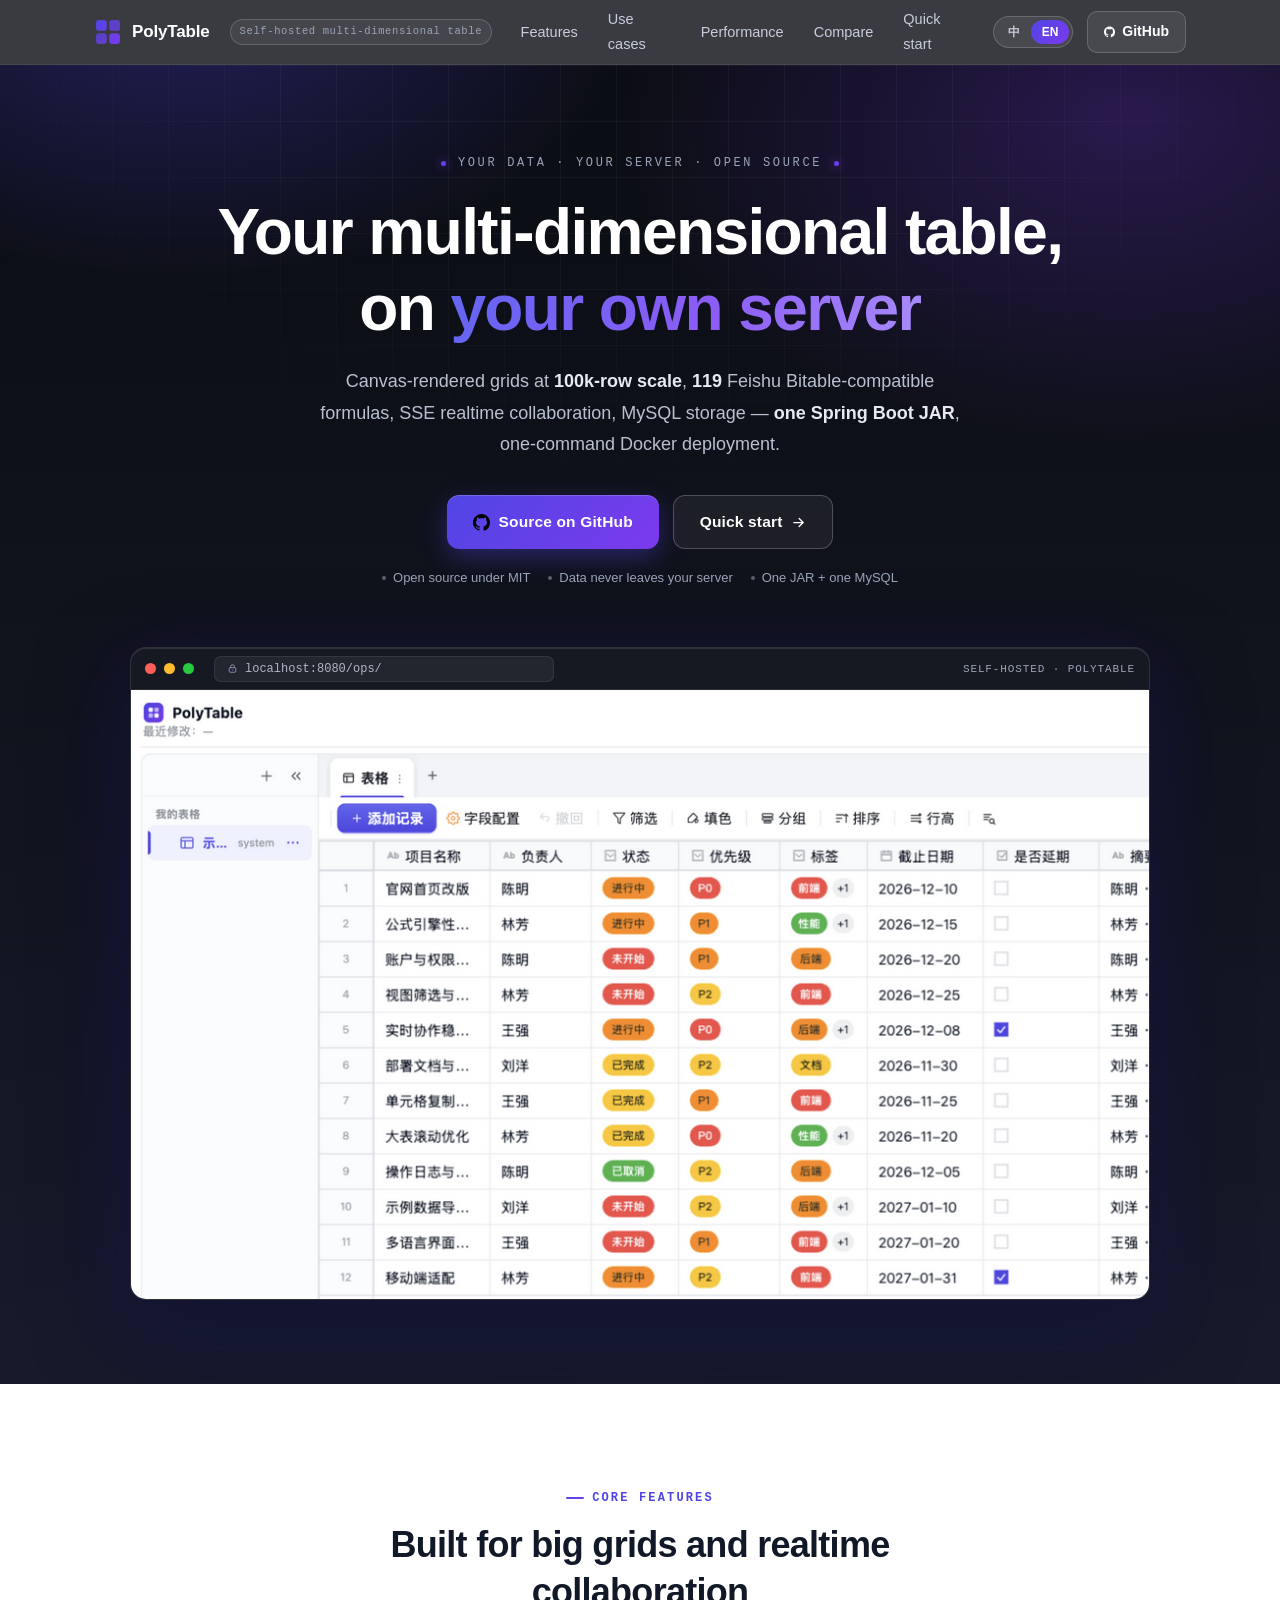
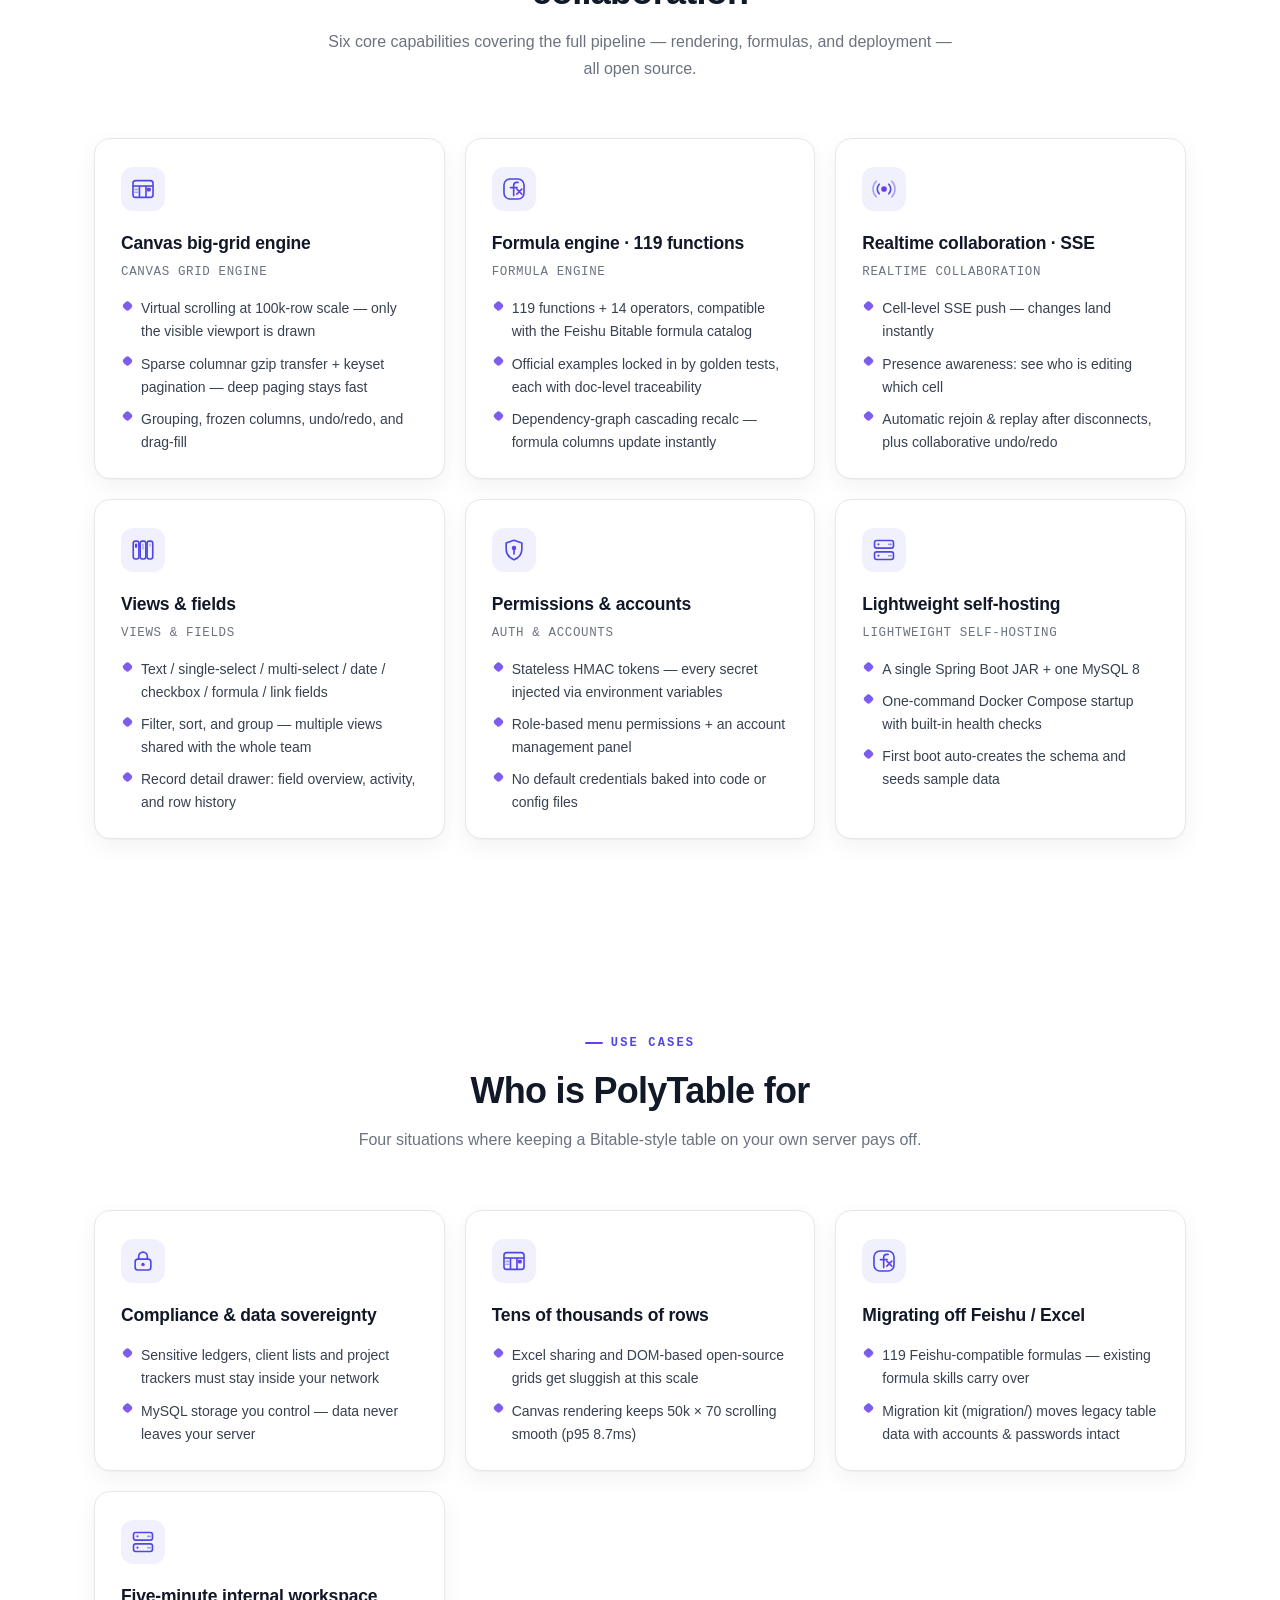
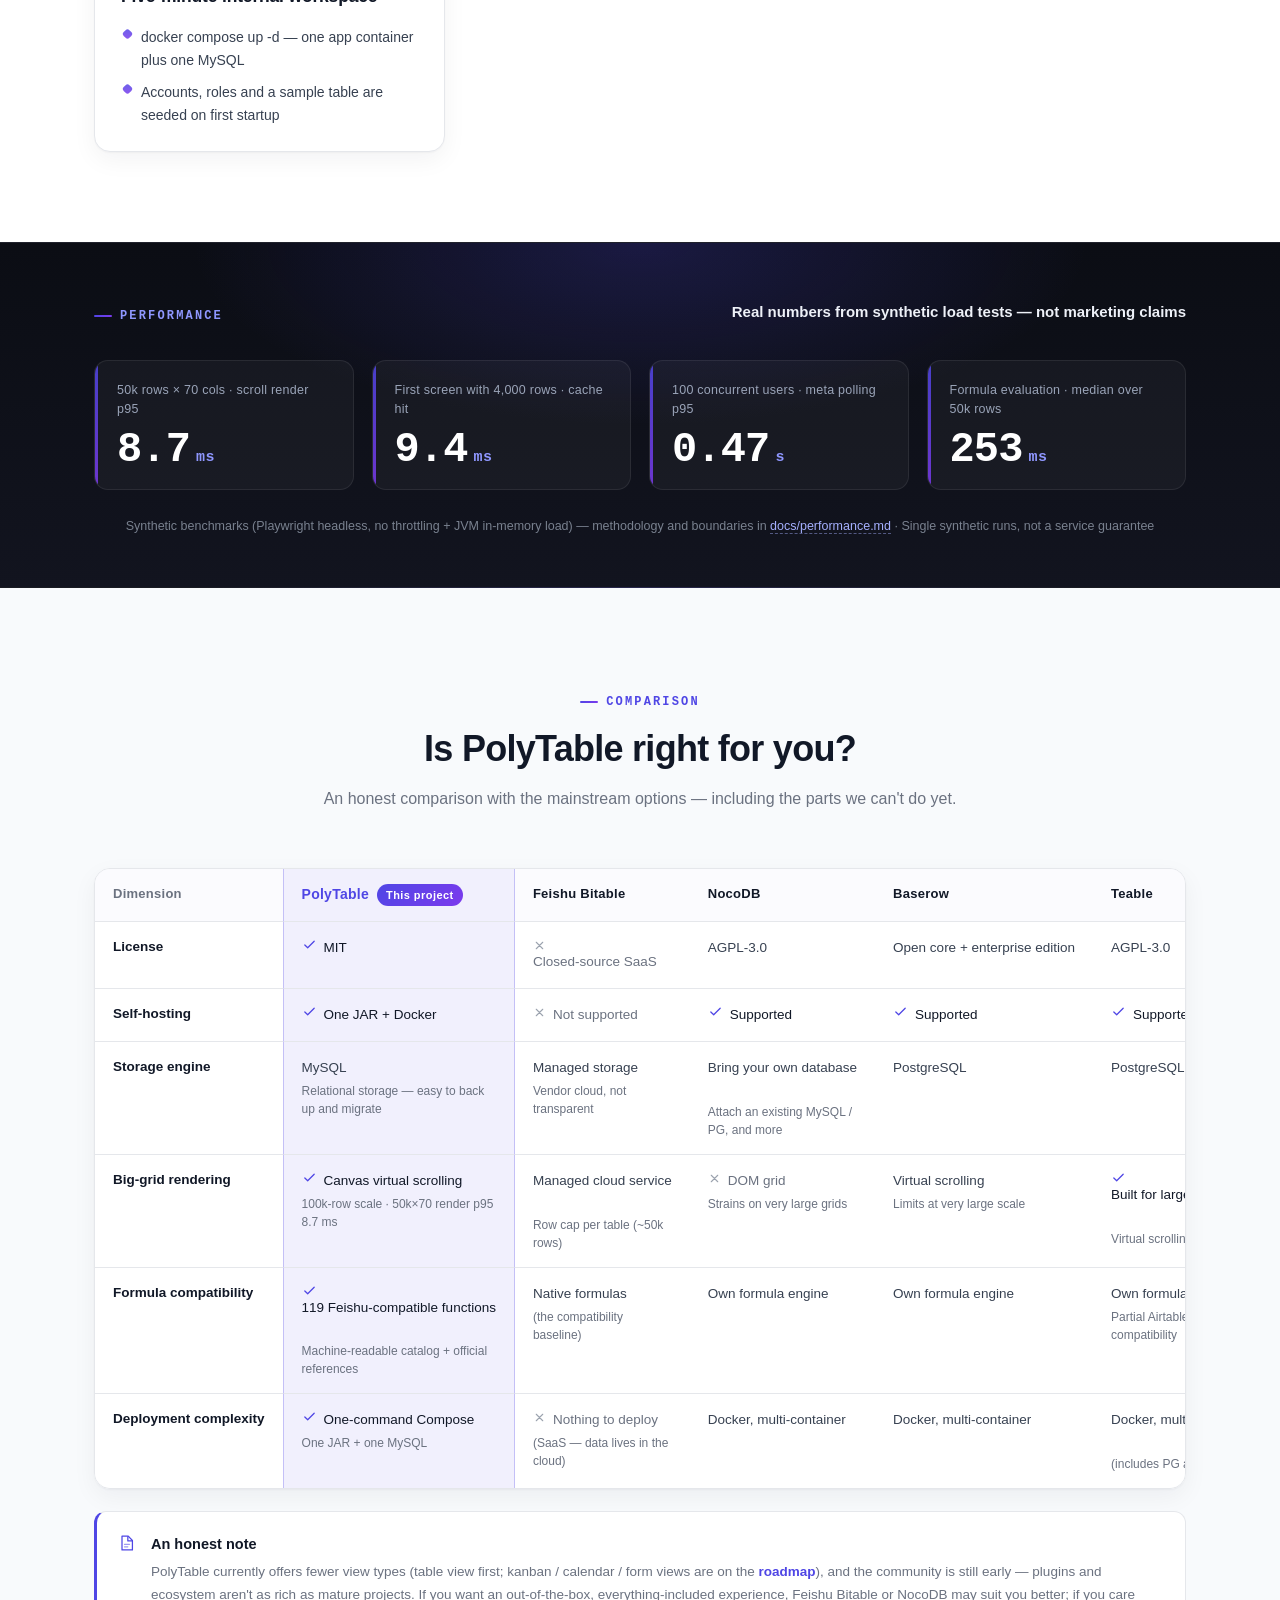
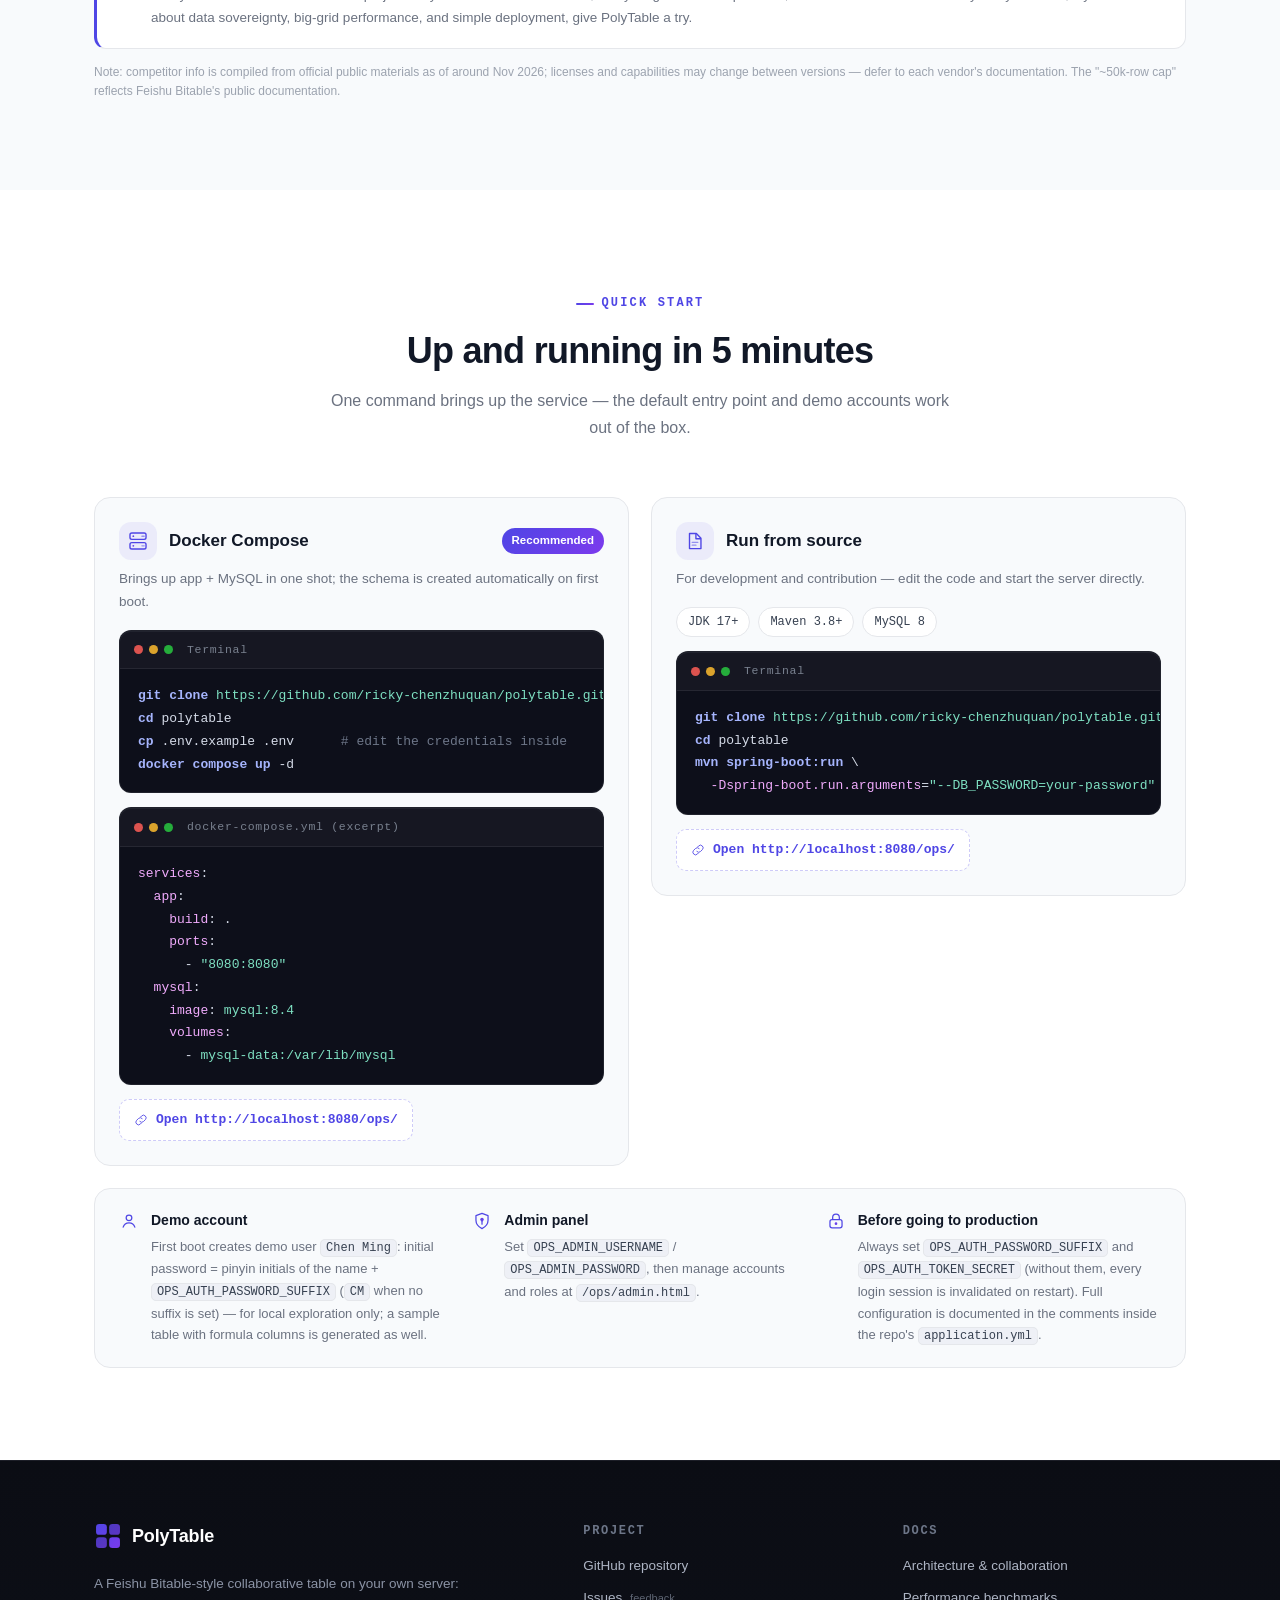
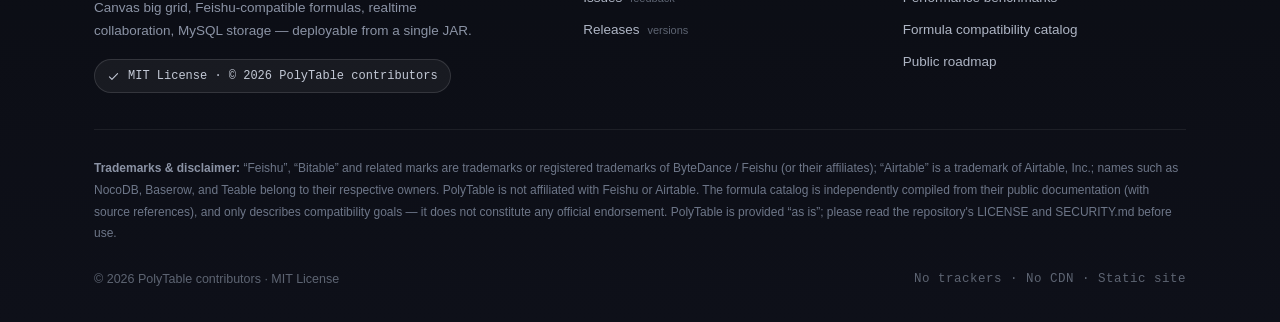
<file: website/index.html>
<!DOCTYPE html>
<!--
  ============================================================
  PolyTable 官网 · 靛蓝主题重设计版（中英双语）
  ============================================================
  纯静态零依赖：无构建、无 JS 框架、无外链 CDN/字体/图片；
  所有图形均为内联 SVG，字体使用系统栈；可直接部署到 GitHub Pages
  （部署工作流见 .github/workflows/deploy-pages.yml）。

  双语机制：默认英文 —— HTML 文案本身即英文（SEO 友好、无闪烁）；
  页面尾部内联脚本内置 zh 字典，按 data-i18n* 逐 key 覆盖为中文。
  语言来源优先级：URL ?lang=zh|en > localStorage(polytable_site_lang) > 浏览器语言(zh* → 中文) > 英文。

  TODO 上线前检查清单：
    1. ✅ GitHub 用户名已替换（ricky-chenzhuquan）；
    2. 若仓库名不是 polytable，同步替换所有仓库地址；
    3. 有正式域名时：替换 <head> 中 canonical / og:url 占位地址；
    4. 产品截图已在 assets/img/app-preview.png（更新截图：登录应用 → 全屏截图覆盖该文件）；
    5. 页脚文档链接指向 GitHub 仓库内的 docs/*.md，确认文件存在。
  ============================================================
-->
<html lang="en">
<head>
  <meta charset="UTF-8">
  <meta name="viewport" content="width=device-width, initial-scale=1.0">
  <title data-i18n="title">PolyTable — Self-hosted multi-dimensional table · Canvas big-grid engine · Feishu-compatible formulas · Realtime collaboration</title>
  <meta name="description" data-i18n-meta="meta.desc" content="PolyTable is an open-source, self-hosted multi-dimensional table: Canvas-rendered grids at 100k-row scale, 119 Feishu Bitable-compatible formulas, SSE realtime collaboration, MySQL storage — one Spring Boot JAR, one-command Docker deployment.">
  <meta name="theme-color" content="#0b0d14">
    <link rel="canonical" href="https://ricky-chenzhuquan.github.io/polytable/">
  <meta property="og:title" data-i18n-meta="og.title" content="PolyTable — Your multi-dimensional table, on your own server">
  <meta property="og:description" data-i18n-meta="og.desc" content="Canvas big-grid engine · 119 Feishu-compatible formulas · SSE realtime collaboration · MySQL storage · One-command Docker deploy">
  <meta property="og:type" content="website">
    <meta property="og:url" content="https://ricky-chenzhuquan.github.io/polytable/">
  <link rel="icon" href="assets/favicon.svg" type="image/svg+xml">
  <link rel="stylesheet" href="assets/style.css">
</head>
<body>

  <a class="skip-link" href="#main" data-i18n="skip">Skip to content</a>

  <!-- ======== 内联 SVG 符号表（全站图标 / Logo 复用，无外部资源） ======== -->
  <svg class="svg-defs" aria-hidden="true" focusable="false" xmlns="http://www.w3.org/2000/svg">
    <defs>
      <!-- 图标渐变点缀（24 坐标系） -->
      <linearGradient id="ig" x1="0" y1="0" x2="24" y2="24" gradientUnits="userSpaceOnUse">
        <stop offset="0" stop-color="#4f46e5"/>
        <stop offset="1" stop-color="#7c3aed"/>
      </linearGradient>
      <!-- Logo 渐变（48 坐标系，2×2 网格共享同一连续渐变） -->
      <linearGradient id="lgo" x1="2" y1="2" x2="46" y2="46" gradientUnits="userSpaceOnUse">
        <stop offset="0" stop-color="#4f46e5"/>
        <stop offset="1" stop-color="#7c3aed"/>
      </linearGradient>
    </defs>

    <!-- Logo：圆角方块 2×2 网格渐变 -->
    <symbol id="logo" viewBox="0 0 48 48">
      <rect x="3.5" y="3.5" width="18.5" height="18.5" rx="5.5" fill="url(#lgo)"/>
      <rect x="26" y="3.5" width="18.5" height="18.5" rx="5.5" fill="url(#lgo)" opacity="0.82"/>
      <rect x="3.5" y="26" width="18.5" height="18.5" rx="5.5" fill="url(#lgo)" opacity="0.82"/>
      <rect x="26" y="26" width="18.5" height="18.5" rx="5.5" fill="url(#lgo)"/>
    </symbol>

    <!-- GitHub Mark -->
    <symbol id="gh" viewBox="0 0 16 16">
      <path d="M8 0C3.58 0 0 3.58 0 8c0 3.54 2.29 6.53 5.47 7.59.4.07.55-.17.55-.38 0-.19-.01-.82-.01-1.49-2.01.37-2.53-.44-2.69-.84-.09-.23-.48-.94-.82-1.13-.28-.15-.68-.52-.01-.53.63-.01 1.08.58 1.23.82.72 1.21 1.87.87 2.33.66.07-.52.28-.87.51-1.07-1.78-.2-3.64-.89-3.64-3.95 0-.87.31-1.59.82-2.15-.08-.2-.36-1.02.08-2.12 0 0 .67-.21 2.2.82.64-.18 1.32-.27 2-.27s1.36.09 2 .27c1.53-1.04 2.2-.82 2.2-.82.44 1.1.16 1.92.08 2.12.51.56.82 1.27.82 2.15 0 3.07-1.87 3.75-3.65 3.95.29.25.54.73.54 1.48 0 1.07-.01 1.93-.01 2.2 0 .21.15.46.55.38A8.01 8.01 0 0 0 16 8c0-4.42-3.58-8-8-8z"/>
    </symbol>

    <!-- 图标：Canvas 大表引擎 -->
    <symbol id="i-canvas" viewBox="0 0 24 24" fill="none">
      <rect x="2.75" y="4.25" width="18.5" height="15.5" rx="2.5" stroke="currentColor" stroke-width="1.5"/>
      <path d="M2.75 9.25h18.5" stroke="currentColor" stroke-width="1.5"/>
      <path d="M8.75 9.25v10.5M14.75 9.25v10.5" stroke="currentColor" stroke-width="1.5"/>
      <rect x="15.5" y="10.75" width="3.75" height="3.5" rx="1" fill="url(#ig)"/>
      <path d="M4.6 12.4h2.6M4.6 15h2.6" stroke="currentColor" stroke-width="1.5" stroke-linecap="round" opacity="0.45"/>
    </symbol>

    <!-- 图标：公式引擎 -->
    <symbol id="i-formula" viewBox="0 0 24 24" fill="none">
      <rect x="2.75" y="2.75" width="18.5" height="18.5" rx="5.5" stroke="currentColor" stroke-width="1.5"/>
      <path d="M15.8 5.9h-1.3a2.8 2.8 0 0 0-2.8 2.8v9.4" stroke="currentColor" stroke-width="1.5" stroke-linecap="round"/>
      <path d="M8.7 10.7h6.2" stroke="currentColor" stroke-width="1.5" stroke-linecap="round"/>
      <path d="M14.6 12.1l4.6 4.6M19.2 12.1l-4.6 4.6" stroke="url(#ig)" stroke-width="1.5" stroke-linecap="round"/>
    </symbol>

    <!-- 图标：实时协作（SSE 推送波） -->
    <symbol id="i-collab" viewBox="0 0 24 24" fill="none">
      <circle cx="12" cy="12" r="2.6" fill="url(#ig)"/>
      <path d="M7.6 7.6a6.2 6.2 0 0 0 0 8.8M16.4 7.6a6.2 6.2 0 0 1 0 8.8" stroke="currentColor" stroke-width="1.5" stroke-linecap="round"/>
      <path d="M4.8 4.8a10.2 10.2 0 0 0 0 14.4M19.2 4.8a10.2 10.2 0 0 1 0 14.4" stroke="currentColor" stroke-width="1.5" stroke-linecap="round" opacity="0.45"/>
    </symbol>

    <!-- 图标：视图与字段（看板列） -->
    <symbol id="i-views" viewBox="0 0 24 24" fill="none">
      <rect x="3" y="3.75" width="5.2" height="16.5" rx="2" stroke="currentColor" stroke-width="1.5"/>
      <rect x="9.4" y="3.75" width="5.2" height="16.5" rx="2" stroke="currentColor" stroke-width="1.5"/>
      <rect x="15.8" y="3.75" width="5.2" height="16.5" rx="2" stroke="currentColor" stroke-width="1.5"/>
      <rect x="4.55" y="5.9" width="2.1" height="4.2" rx="1" fill="url(#ig)"/>
      <rect x="10.95" y="5.9" width="2.1" height="5.8" rx="1" fill="currentColor" opacity="0.28"/>
      <rect x="17.35" y="5.9" width="2.1" height="3" rx="1" fill="currentColor" opacity="0.28"/>
    </symbol>

    <!-- 图标：权限与账户（盾牌） -->
    <symbol id="i-permission" viewBox="0 0 24 24" fill="none">
      <path d="M12 2.9l7.25 2.7v5.6c0 4.6-3 7.9-7.25 9.9-4.25-2-7.25-5.3-7.25-9.9V5.6L12 2.9z" stroke="currentColor" stroke-width="1.5" stroke-linejoin="round"/>
      <circle cx="12" cy="10.2" r="2.1" fill="url(#ig)"/>
      <path d="M12 12.3v3.5" stroke="currentColor" stroke-width="1.5" stroke-linecap="round"/>
    </symbol>

    <!-- 图标：轻量自托管（服务器机架） -->
    <symbol id="i-light" viewBox="0 0 24 24" fill="none">
      <rect x="3.25" y="3.25" width="17.5" height="7" rx="2" stroke="currentColor" stroke-width="1.5"/>
      <rect x="3.25" y="13.75" width="17.5" height="7" rx="2" stroke="currentColor" stroke-width="1.5"/>
      <circle cx="6.9" cy="6.75" r="1" fill="url(#ig)"/>
      <circle cx="6.9" cy="17.25" r="1" fill="url(#ig)"/>
      <path d="M16.3 6.75h2.4M16.3 17.25h2.4" stroke="currentColor" stroke-width="1.5" stroke-linecap="round" opacity="0.55"/>
    </symbol>

    <!-- 小图标集 -->
    <symbol id="i-check" viewBox="0 0 24 24" fill="none">
      <path d="M4.5 12.8l4.6 4.4L19.5 6.8" stroke="currentColor" stroke-width="2" stroke-linecap="round" stroke-linejoin="round"/>
    </symbol>
    <symbol id="i-x" viewBox="0 0 24 24" fill="none">
      <path d="M6 6l12 12M18 6L6 18" stroke="currentColor" stroke-width="2" stroke-linecap="round"/>
    </symbol>
    <symbol id="i-arrow" viewBox="0 0 24 24" fill="none">
      <path d="M4.5 12h15M13 5.5l6.5 6.5-6.5 6.5" stroke="currentColor" stroke-width="2" stroke-linecap="round" stroke-linejoin="round"/>
    </symbol>
    <symbol id="i-user" viewBox="0 0 24 24" fill="none">
      <circle cx="12" cy="8.2" r="3.4" stroke="currentColor" stroke-width="1.5"/>
      <path d="M5 19.4c1-3.4 3.7-5.1 7-5.1s6 1.7 7 5.1" stroke="currentColor" stroke-width="1.5" stroke-linecap="round"/>
    </symbol>
    <symbol id="i-lock" viewBox="0 0 24 24" fill="none">
      <rect x="4.75" y="10.25" width="14.5" height="10" rx="2.5" stroke="currentColor" stroke-width="1.5"/>
      <path d="M8 10V7.8a4 4 0 0 1 8 0V10" stroke="currentColor" stroke-width="1.5" stroke-linecap="round"/>
      <circle cx="12" cy="15.2" r="1.6" fill="url(#ig)"/>
    </symbol>
    <symbol id="i-link" viewBox="0 0 24 24" fill="none">
      <path d="M10 14.5a4.5 4.5 0 0 0 6.4 0l3-3a4.5 4.5 0 0 0-6.4-6.4l-1.5 1.5" stroke="currentColor" stroke-width="1.5" stroke-linecap="round"/>
      <path d="M14 9.5a4.5 4.5 0 0 0-6.4 0l-3 3a4.5 4.5 0 0 0 6.4 6.4l1.5-1.5" stroke="currentColor" stroke-width="1.5" stroke-linecap="round"/>
    </symbol>
    <symbol id="i-doc" viewBox="0 0 24 24" fill="none">
      <path d="M6 3.75h7.5L18.5 9v11.25h-12.5z" stroke="currentColor" stroke-width="1.5" stroke-linejoin="round"/>
      <path d="M13 4v5.5h5.5" stroke="currentColor" stroke-width="1.5" stroke-linejoin="round"/>
      <path d="M9 13.5h6M9 16.5h4" stroke="currentColor" stroke-width="1.5" stroke-linecap="round" opacity="0.55"/>
    </symbol>
  </svg>

  <!-- ======== 顶部导航：毛玻璃吸顶 ======== -->
  <header class="site-header">
    <div class="container nav">
      <a class="brand" href="#top" aria-label="PolyTable home" data-i18n-aria="brandAria">
        <svg class="logo-ic" aria-hidden="true" focusable="false"><use href="#logo"/></svg>
        PolyTable
        <span class="brand-tag" data-i18n="brandTag">Self-hosted multi-dimensional table</span>
      </a>

      <nav class="nav-links" aria-label="Main navigation" data-i18n-aria="navAria">
        <a href="#features" data-i18n="navFeatures">Features</a>
        <a href="#use-cases" data-i18n="navUseCases">Use cases</a>
        <a href="#performance" data-i18n="navPerformance">Performance</a>
        <a href="#compare" data-i18n="navCompare">Compare</a>
        <a href="#quickstart" data-i18n="navQuickstart">Quick start</a>
        <!-- 语言切换：中 / EN 胶囊（当前语言高亮），位于 GitHub 按钮左侧 -->
        <div class="lang-switch" role="group" aria-label="Language / 语言">
          <button type="button" data-lang="zh">中</button>
          <button type="button" data-lang="en" class="on">EN</button>
        </div>
        <a class="nav-cta" href="https://github.com/ricky-chenzhuquan/polytable" target="_blank" rel="noopener">
          <svg aria-hidden="true" focusable="false"><use href="#gh"/></svg>
          GitHub
        </a>
      </nav>

      <!-- 移动端菜单：纯 CSS :target 实现（无 JS） -->
      <a href="#site-menu" class="nav-burger" aria-label="Open menu" data-i18n-aria="burgerAria" aria-controls="site-menu">
        <svg viewBox="0 0 24 24" fill="none" aria-hidden="true" focusable="false">
          <path d="M4 7h16M4 12h16M4 17h16" stroke="currentColor" stroke-width="2" stroke-linecap="round"/>
        </svg>
      </a>
    </div>
  </header>

  <!-- 移动端全屏菜单（:target 打开；点击任一链接后 hash 变化自动关闭） -->
  <div id="site-menu" class="menu-panel">
    <nav class="menu-inner" aria-label="Mobile navigation" data-i18n-aria="menuAria">
      <div class="menu-head">
        PolyTable
        <a href="#top" class="menu-close" aria-label="Close menu" data-i18n-aria="menuCloseAria">
          <svg viewBox="0 0 24 24" fill="none" aria-hidden="true" focusable="false">
            <path d="M6 6l12 12M18 6L6 18" stroke="currentColor" stroke-width="2" stroke-linecap="round"/>
          </svg>
        </a>
      </div>
      <a class="menu-link" href="#features" data-i18n="menuFeatures">Core features</a>
      <a class="menu-link" href="#use-cases" data-i18n="menuUseCases">Use cases</a>
      <a class="menu-link" href="#performance" data-i18n="menuPerformance">Benchmarks</a>
      <a class="menu-link" href="#compare" data-i18n="menuCompare">Comparison</a>
      <a class="menu-link" href="#quickstart" data-i18n="menuQuickstart">Quick start</a>
      <div class="menu-lang lang-switch" role="group" aria-label="Language / 语言">
        <button type="button" data-lang="zh">中</button>
        <button type="button" data-lang="en" class="on">EN</button>
      </div>
      <a class="menu-cta" href="https://github.com/ricky-chenzhuquan/polytable" target="_blank" rel="noopener" data-i18n="ctaGithub">Source on GitHub</a>
    </nav>
  </div>

  <main id="main">

    <!-- ======== Hero（深色，视觉重心） ======== -->
    <section class="hero" id="top">
      <div class="container hero-inner">
        <p class="hero-eyebrow"><i></i>Your data · Your server · Open source<i></i></p>
        <h1 class="hero-title"><span data-i18n="heroT1">Your multi-dimensional table,</span><br><span data-i18n="heroT2">on </span><span class="grad" data-i18n="heroT3">your own server</span></h1>
        <p class="hero-sub" data-i18n="heroSub">
          Canvas-rendered grids at <strong>100k-row scale</strong>, <strong>119</strong> Feishu Bitable-compatible formulas,
          SSE realtime collaboration, MySQL storage — <strong>one Spring Boot JAR</strong>, one-command Docker deployment.
        </p>

        <div class="hero-cta">
          <a class="btn btn-primary" href="https://github.com/ricky-chenzhuquan/polytable" target="_blank" rel="noopener">
            <svg aria-hidden="true" focusable="false"><use href="#gh"/></svg>
            <span data-i18n="ctaGithub">Source on GitHub</span>
          </a>
          <a class="btn btn-ghost" href="#quickstart">
            <span data-i18n="ctaQuick">Quick start</span>
            <svg class="arr" aria-hidden="true" focusable="false"><use href="#i-arrow"/></svg>
          </a>
        </div>

        <p class="hero-note">
          <span><i></i><span data-i18n="heroNote1">Open source under MIT</span></span>
          <span><i></i><span data-i18n="heroNote2">Data never leaves your server</span></span>
          <span><i></i><span data-i18n="heroNote3">One JAR + one MySQL</span></span>
        </p>

        <!-- 产品截图：精致浏览器窗框 mockup -->
        <div class="hero-visual">
          <figure class="browser" role="img" aria-label="Preview of the PolyTable interface" data-i18n-aria="browserAria">
            <div class="browser-bar">
              <span class="dot r"></span><span class="dot y"></span><span class="dot g"></span>
              <span class="browser-url">
                <svg viewBox="0 0 24 24" fill="none" aria-hidden="true" focusable="false"><use href="#i-lock"/></svg>
                localhost:8080/ops/
              </span>
              <span class="browser-badge">SELF-HOSTED · POLYTABLE</span>
            </div>
            <div class="browser-shot">
              <div class="shot-fallback">
                <span class="shot-chip">assets/img/app-preview.png</span>
                <span class="shot-hint" data-i18n="shotHint">TODO · replace with a real product screenshot before release</span>
              </div>
              <div class="shot-img" role="img" aria-label="Preview of the PolyTable product UI" data-i18n-aria="shotAria"></div>
            </div>
          </figure>
        </div>
      </div>
    </section>

    <!-- ======== 特性区（浅色，6 卡片） ======== -->
    <section class="features" id="features">
      <div class="container">
        <header class="sec-head">
          <p class="kicker" data-i18n="featKicker">Core features</p>
          <h2 data-i18n="featH2">Built for big grids and realtime collaboration</h2>
          <p class="sec-lead" data-i18n="featLead">Six core capabilities covering the full pipeline — rendering, formulas, and deployment — all open source.</p>
        </header>

        <div class="feat-grid">
          <article class="feat-card">
            <div class="feat-ic"><svg aria-hidden="true" focusable="false"><use href="#i-canvas"/></svg></div>
            <h3 data-i18n="f1t">Canvas big-grid engine</h3>
            <p class="feat-sub">CANVAS GRID ENGINE</p>
            <ul class="feat-list">
              <li data-i18n="f1a">Virtual scrolling at 100k-row scale — only the visible viewport is drawn</li>
              <li data-i18n="f1b">Sparse columnar gzip transfer + keyset pagination — deep paging stays fast</li>
              <li data-i18n="f1c">Grouping, frozen columns, undo/redo, and drag-fill</li>
            </ul>
          </article>

          <article class="feat-card">
            <div class="feat-ic"><svg aria-hidden="true" focusable="false"><use href="#i-formula"/></svg></div>
            <h3 data-i18n="f2t">Formula engine · 119 functions</h3>
            <p class="feat-sub">FORMULA ENGINE</p>
            <ul class="feat-list">
              <li data-i18n="f2a">119 functions + 14 operators, compatible with the Feishu Bitable formula catalog</li>
              <li data-i18n="f2b">Official examples locked in by golden tests, each with doc-level traceability</li>
              <li data-i18n="f2c">Dependency-graph cascading recalc — formula columns update instantly</li>
            </ul>
          </article>

          <article class="feat-card">
            <div class="feat-ic"><svg aria-hidden="true" focusable="false"><use href="#i-collab"/></svg></div>
            <h3 data-i18n="f3t">Realtime collaboration · SSE</h3>
            <p class="feat-sub">REALTIME COLLABORATION</p>
            <ul class="feat-list">
              <li data-i18n="f3a">Cell-level SSE push — changes land instantly</li>
              <li data-i18n="f3b">Presence awareness: see who is editing which cell</li>
              <li data-i18n="f3c">Automatic rejoin &amp; replay after disconnects, plus collaborative undo/redo</li>
            </ul>
          </article>

          <article class="feat-card">
            <div class="feat-ic"><svg aria-hidden="true" focusable="false"><use href="#i-views"/></svg></div>
            <h3 data-i18n="f4t">Views &amp; fields</h3>
            <p class="feat-sub">VIEWS &amp; FIELDS</p>
            <ul class="feat-list">
              <li data-i18n="f4a">Text / single-select / multi-select / date / checkbox / formula / link fields</li>
              <li data-i18n="f4b">Filter, sort, and group — multiple views shared with the whole team</li>
              <li data-i18n="f4c">Record detail drawer: field overview, activity, and row history</li>
            </ul>
          </article>

          <article class="feat-card">
            <div class="feat-ic"><svg aria-hidden="true" focusable="false"><use href="#i-permission"/></svg></div>
            <h3 data-i18n="f5t">Permissions &amp; accounts</h3>
            <p class="feat-sub">AUTH &amp; ACCOUNTS</p>
            <ul class="feat-list">
              <li data-i18n="f5a">Stateless HMAC tokens — every secret injected via environment variables</li>
              <li data-i18n="f5b">Role-based menu permissions + an account management panel</li>
              <li data-i18n="f5c">No default credentials baked into code or config files</li>
            </ul>
          </article>

          <article class="feat-card">
            <div class="feat-ic"><svg aria-hidden="true" focusable="false"><use href="#i-light"/></svg></div>
            <h3 data-i18n="f6t">Lightweight self-hosting</h3>
            <p class="feat-sub">LIGHTWEIGHT SELF-HOSTING</p>
            <ul class="feat-list">
              <li data-i18n="f6a">A single Spring Boot JAR + one MySQL 8</li>
              <li data-i18n="f6b">One-command Docker Compose startup with built-in health checks</li>
              <li data-i18n="f6c">First boot auto-creates the schema and seeds sample data</li>
            </ul>
          </article>
        </div>
      </div>
    </section>

    <!-- ======== 性能数字带（深色窄带） ======== -->
    <section class="features use-cases" id="use-cases">
      <div class="container">
        <header class="sec-head">
          <p class="kicker" data-i18n="ucKicker">Use cases</p>
          <h2 data-i18n="ucH2">Who is PolyTable for</h2>
          <p class="sec-lead" data-i18n="ucLead">Four situations where keeping a Bitable-style table on your own server pays off.</p>
        </header>

        <div class="feat-grid">
          <article class="feat-card">
            <div class="feat-ic"><svg aria-hidden="true" focusable="false"><use href="#i-lock"/></svg></div>
            <h3 data-i18n="uc1t">Compliance &amp; data sovereignty</h3>
            <ul class="feat-list">
              <li data-i18n="uc1a">Sensitive ledgers, client lists and project trackers must stay inside your network</li>
              <li data-i18n="uc1b">MySQL storage you control — data never leaves your server</li>
            </ul>
          </article>

          <article class="feat-card">
            <div class="feat-ic"><svg aria-hidden="true" focusable="false"><use href="#i-canvas"/></svg></div>
            <h3 data-i18n="uc2t">Tens of thousands of rows</h3>
            <ul class="feat-list">
              <li data-i18n="uc2a">Excel sharing and DOM-based open-source grids get sluggish at this scale</li>
              <li data-i18n="uc2b">Canvas rendering keeps 50k × 70 scrolling smooth (p95 8.7ms)</li>
            </ul>
          </article>

          <article class="feat-card">
            <div class="feat-ic"><svg aria-hidden="true" focusable="false"><use href="#i-formula"/></svg></div>
            <h3 data-i18n="uc3t">Migrating off Feishu / Excel</h3>
            <ul class="feat-list">
              <li data-i18n="uc3a">119 Feishu-compatible formulas — existing formula skills carry over</li>
              <li data-i18n="uc3b">Migration kit (migration/) moves legacy table data with accounts &amp; passwords intact</li>
            </ul>
          </article>

          <article class="feat-card">
            <div class="feat-ic"><svg aria-hidden="true" focusable="false"><use href="#i-light"/></svg></div>
            <h3 data-i18n="uc4t">Five-minute internal workspace</h3>
            <ul class="feat-list">
              <li data-i18n="uc4a">docker compose up -d — one app container plus one MySQL</li>
              <li data-i18n="uc4b">Accounts, roles and a sample table are seeded on first startup</li>
            </ul>
          </article>
        </div>
      </div>
    </section>

    <section class="band" id="performance">
      <div class="container">
        <div class="band-head">
          <p class="kicker">Performance</p>
          <p class="band-title" data-i18n="bandTitle">Real numbers from synthetic load tests — not marketing claims</p>
        </div>

        <div class="stat-grid">
          <div class="stat">
            <p class="stat-label" data-i18n="st1">50k rows × 70 cols · scroll render p95</p>
            <p class="stat-num">8.7<span class="unit">ms</span></p>
          </div>
          <div class="stat">
            <p class="stat-label" data-i18n="st2">First screen with 4,000 rows · cache hit</p>
            <p class="stat-num">9.4<span class="unit">ms</span></p>
          </div>
          <div class="stat">
            <p class="stat-label" data-i18n="st3">100 concurrent users · meta polling p95</p>
            <p class="stat-num">0.47<span class="unit">s</span></p>
          </div>
          <div class="stat">
            <p class="stat-label" data-i18n="st4">Formula evaluation · median over 50k rows</p>
            <p class="stat-num">253<span class="unit">ms</span></p>
          </div>
        </div>

        <p class="band-note" data-i18n="bandNote">
          Synthetic benchmarks (Playwright headless, no throttling + JVM in-memory load) — methodology and boundaries in
          <a href="https://github.com/ricky-chenzhuquan/polytable/blob/main/docs/performance.md" target="_blank" rel="noopener">docs/performance.md</a>
          · Single synthetic runs, not a service guarantee
        </p>
      </div>
    </section>

    <!-- ======== 对比表 ======== -->
    <section class="compare" id="compare">
      <div class="container">
        <header class="sec-head">
          <p class="kicker" data-i18n="cmpKicker">Comparison</p>
          <h2 data-i18n="cmpH2">Is PolyTable right for you?</h2>
          <p class="sec-lead" data-i18n="cmpLead">An honest comparison with the mainstream options — including the parts we can't do yet.</p>
        </header>

        <div class="table-scroll" role="region" aria-label="Comparison of PolyTable with similar products (scrolls horizontally on narrow screens)" data-i18n-aria="cmpAria" tabindex="0">
          <table class="cmp">
            <thead>
              <tr>
                <th scope="col" data-i18n="cmpDim">Dimension</th>
                <th scope="col">
                  <span class="cmp-name">PolyTable <span class="badge-self" data-i18n="cmpBadge">This project</span></span>
                </th>
                <th scope="col" data-i18n="cmpFeishu">Feishu Bitable</th>
                <th scope="col">NocoDB</th>
                <th scope="col">Baserow</th>
                <th scope="col">Teable</th>
              </tr>
            </thead>
            <tbody>
              <tr>
                <th scope="row" data-i18n="cmpR1">License</th>
                <td><span class="yes"><svg aria-hidden="true" focusable="false"><use href="#i-check"/></svg><b>MIT</b></span></td>
                <td><span class="no"><svg aria-hidden="true" focusable="false"><use href="#i-x"/></svg><b data-i18n="licB">Closed-source SaaS</b></span></td>
                <td><span class="mid"><b>AGPL-3.0</b></span></td>
                <td><span class="mid"><b data-i18n="licD">Open core + enterprise edition</b></span></td>
                <td><span class="mid"><b>AGPL-3.0</b></span></td>
              </tr>
              <tr>
                <th scope="row" data-i18n="cmpR2">Self-hosting</th>
                <td><span class="yes"><svg aria-hidden="true" focusable="false"><use href="#i-check"/></svg><b data-i18n="hostA">One JAR + Docker</b></span></td>
                <td><span class="no"><svg aria-hidden="true" focusable="false"><use href="#i-x"/></svg><b data-i18n="noSup">Not supported</b></span></td>
                <td><span class="yes"><svg aria-hidden="true" focusable="false"><use href="#i-check"/></svg><b data-i18n="sup">Supported</b></span></td>
                <td><span class="yes"><svg aria-hidden="true" focusable="false"><use href="#i-check"/></svg><b data-i18n="sup">Supported</b></span></td>
                <td><span class="yes"><svg aria-hidden="true" focusable="false"><use href="#i-check"/></svg><b data-i18n="sup">Supported</b></span></td>
              </tr>
              <tr>
                <th scope="row" data-i18n="cmpR3">Storage engine</th>
                <td><span class="mid"><b>MySQL</b><br><small data-i18n="stAS">Relational storage — easy to back up and migrate</small></span></td>
                <td><span class="mid"><b data-i18n="stB">Managed storage</b><br><small data-i18n="stBS">Vendor cloud, not transparent</small></span></td>
                <td><span class="mid"><b data-i18n="stC">Bring your own database</b><br><small data-i18n="stCS">Attach an existing MySQL / PG, and more</small></span></td>
                <td><span class="mid"><b>PostgreSQL</b></span></td>
                <td><span class="mid"><b>PostgreSQL</b></span></td>
              </tr>
              <tr>
                <th scope="row" data-i18n="cmpR4">Big-grid rendering</th>
                <td><span class="yes"><svg aria-hidden="true" focusable="false"><use href="#i-check"/></svg><b data-i18n="bigA">Canvas virtual scrolling</b><br><small data-i18n="bigAS">100k-row scale · 50k×70 render p95 8.7 ms</small></span></td>
                <td><span class="mid"><b data-i18n="bigB">Managed cloud service</b><br><small data-i18n="bigBS">Row cap per table (~50k rows)</small></span></td>
                <td><span class="no"><svg aria-hidden="true" focusable="false"><use href="#i-x"/></svg><b data-i18n="bigC">DOM grid</b><br><small data-i18n="bigCS">Strains on very large grids</small></span></td>
                <td><span class="mid"><b data-i18n="bigD">Virtual scrolling</b><br><small data-i18n="bigDS">Limits at very large scale</small></span></td>
                <td><span class="yes"><svg aria-hidden="true" focusable="false"><use href="#i-check"/></svg><b data-i18n="bigE">Built for large datasets</b><br><small data-i18n="bigES">Virtual scrolling</small></span></td>
              </tr>
              <tr>
                <th scope="row" data-i18n="cmpR5">Formula compatibility</th>
                <td><span class="yes"><svg aria-hidden="true" focusable="false"><use href="#i-check"/></svg><b data-i18n="fxA">119 Feishu-compatible functions</b><br><small data-i18n="fxAS">Machine-readable catalog + official references</small></span></td>
                <td><span class="mid"><b data-i18n="fxB">Native formulas</b><br><small data-i18n="fxBS">(the compatibility baseline)</small></span></td>
                <td><span class="mid"><b data-i18n="fxOwn">Own formula engine</b></span></td>
                <td><span class="mid"><b data-i18n="fxOwn">Own formula engine</b></span></td>
                <td><span class="mid"><b data-i18n="fxOwn">Own formula engine</b><br><small data-i18n="fxES">Partial Airtable compatibility</small></span></td>
              </tr>
              <tr>
                <th scope="row" data-i18n="cmpR6">Deployment complexity</th>
                <td><span class="yes"><svg aria-hidden="true" focusable="false"><use href="#i-check"/></svg><b data-i18n="depA">One-command Compose</b><br><small data-i18n="depAS">One JAR + one MySQL</small></span></td>
                <td><span class="no"><svg aria-hidden="true" focusable="false"><use href="#i-x"/></svg><b data-i18n="depB">Nothing to deploy</b><br><small data-i18n="depBS">(SaaS — data lives in the cloud)</small></span></td>
                <td><span class="mid"><b data-i18n="depDocker">Docker, multi-container</b></span></td>
                <td><span class="mid"><b data-i18n="depDocker">Docker, multi-container</b></span></td>
                <td><span class="mid"><b data-i18n="depDocker">Docker, multi-container</b><br><small data-i18n="depES">(includes PG and more)</small></span></td>
              </tr>
            </tbody>
          </table>
        </div>
        <p class="table-hint" data-i18n="tableHint">← Swipe to see the full comparison →</p>

        <div class="cmp-after">
          <div class="cmp-honest">
            <svg aria-hidden="true" focusable="false"><use href="#i-doc"/></svg>
            <div>
              <strong data-i18n="honestT">An honest note</strong>
              <p data-i18n="honestBody">
                PolyTable currently offers fewer view types (table view first; kanban / calendar / form views are on the
                <a href="https://github.com/ricky-chenzhuquan/polytable/blob/main/docs/roadmap.md" target="_blank" rel="noopener">roadmap</a>),
                and the community is still early — plugins and ecosystem aren't as rich as mature projects. If you want an
                out-of-the-box, everything-included experience, Feishu Bitable or NocoDB may suit you better; if you care about
                data sovereignty, big-grid performance, and simple deployment, give PolyTable a try.
              </p>
            </div>
          </div>
          <p class="cmp-footnote" data-i18n="cmpFootnote">
            Note: competitor info is compiled from official public materials as of around Nov 2026; licenses and capabilities may
            change between versions — defer to each vendor's documentation. The "~50k-row cap" reflects Feishu Bitable's public documentation.
          </p>
        </div>
      </div>
    </section>

    <!-- ======== 快速开始 ======== -->
    <section class="qs" id="quickstart">
      <div class="container">
        <header class="sec-head">
          <p class="kicker" data-i18n="qsKicker">Quick start</p>
          <h2 data-i18n="qsH2">Up and running in 5 minutes</h2>
          <p class="sec-lead" data-i18n="qsLead">One command brings up the service — the default entry point and demo accounts work out of the box.</p>
        </header>

        <div class="qs-grid">
          <!-- 方式一：Docker Compose -->
          <div class="qs-card">
            <div class="qs-card-head">
              <div class="feat-ic"><svg aria-hidden="true" focusable="false"><use href="#i-light"/></svg></div>
              <h3>Docker Compose</h3>
              <span class="badge-rec" data-i18n="qsRec">Recommended</span>
            </div>
            <p class="qs-desc" data-i18n="qs1Desc">Brings up app + MySQL in one shot; the schema is created automatically on first boot.</p>

            <figure class="code">
              <figcaption class="code-bar">
                <span class="dot r"></span><span class="dot y"></span><span class="dot g"></span>
                <span class="code-name" data-i18n="qsTerm">Terminal</span>
              </figcaption>
              <pre><code><span class="tok-k">git clone</span> <span class="tok-s">https://github.com/ricky-chenzhuquan/polytable.git</span>
<span class="tok-k">cd</span> polytable
<span class="tok-k">cp</span> .env.example .env      <span class="tok-c" data-i18n="qs1Cc"># edit the credentials inside</span>
<span class="tok-k">docker compose up</span> -d</code></pre>
            </figure>

            <figure class="code">
              <figcaption class="code-bar">
                <span class="dot r"></span><span class="dot y"></span><span class="dot g"></span>
                <span class="code-name" data-i18n="qs1Yml">docker-compose.yml (excerpt)</span>
              </figcaption>
              <pre><code><span class="tok-v">services</span>:
  <span class="tok-v">app</span>:
    <span class="tok-v">build</span>: .
    <span class="tok-v">ports</span>:
      - <span class="tok-s">"8080:8080"</span>
  <span class="tok-v">mysql</span>:
    <span class="tok-v">image</span>: <span class="tok-s">mysql:8.4</span>
    <span class="tok-v">volumes</span>:
      - <span class="tok-s">mysql-data:/var/lib/mysql</span></code></pre>
            </figure>

            <p class="qs-entry">
              <svg aria-hidden="true" focusable="false"><use href="#i-link"/></svg>
              <span data-i18n="qsEntry">Open http://localhost:8080/ops/</span>
            </p>
          </div>

          <!-- 方式二：源码运行 -->
          <div class="qs-card">
            <div class="qs-card-head">
              <div class="feat-ic"><svg aria-hidden="true" focusable="false"><use href="#i-doc"/></svg></div>
              <h3 data-i18n="qs2Title">Run from source</h3>
            </div>
            <p class="qs-desc" data-i18n="qs2Desc">For development and contribution — edit the code and start the server directly.</p>

            <div class="qs-deps">
              <span>JDK 17+</span>
              <span>Maven 3.8+</span>
              <span>MySQL 8</span>
            </div>

            <figure class="code">
              <figcaption class="code-bar">
                <span class="dot r"></span><span class="dot y"></span><span class="dot g"></span>
                <span class="code-name" data-i18n="qsTerm">Terminal</span>
              </figcaption>
              <pre><code><span class="tok-k">git clone</span> <span class="tok-s">https://github.com/ricky-chenzhuquan/polytable.git</span>
<span class="tok-k">cd</span> polytable
<span class="tok-k">mvn spring-boot:run</span> \
  <span class="tok-v">-Dspring-boot.run.arguments</span>=<span class="tok-s" data-i18n="qs2Dbpass">"--DB_PASSWORD=your-password"</span></code></pre>
            </figure>

            <p class="qs-entry">
              <svg aria-hidden="true" focusable="false"><use href="#i-link"/></svg>
              <span data-i18n="qsEntry">Open http://localhost:8080/ops/</span>
            </p>
          </div>
        </div>

        <!-- 首次启动说明：入口 / 演示账户 / 生产配置 -->
        <div class="qs-note">
          <div class="note-item">
            <svg aria-hidden="true" focusable="false"><use href="#i-user"/></svg>
            <div>
              <strong data-i18n="n1t">Demo account</strong>
              <p data-i18n="n1b">
                First boot creates demo user <code>Chen Ming</code>: initial password = pinyin initials of the name +
                <code>OPS_AUTH_PASSWORD_SUFFIX</code> (<code>CM</code> when no suffix is set) — for local exploration only;
                a sample table with formula columns is generated as well.
              </p>
            </div>
          </div>
          <div class="note-item">
            <svg aria-hidden="true" focusable="false"><use href="#i-permission"/></svg>
            <div>
              <strong data-i18n="n2t">Admin panel</strong>
              <p data-i18n="n2b">
                Set <code>OPS_ADMIN_USERNAME</code> / <code>OPS_ADMIN_PASSWORD</code>, then manage accounts and roles
                at <code>/ops/admin.html</code>.
              </p>
            </div>
          </div>
          <div class="note-item">
            <svg aria-hidden="true" focusable="false"><use href="#i-lock"/></svg>
            <div>
              <strong data-i18n="n3t">Before going to production</strong>
              <p data-i18n="n3b">
                Always set <code>OPS_AUTH_PASSWORD_SUFFIX</code> and <code>OPS_AUTH_TOKEN_SECRET</code>
                (without them, every login session is invalidated on restart). Full configuration is documented in the
                comments inside the repo's <code>application.yml</code>.
              </p>
            </div>
          </div>
        </div>
      </div>
    </section>
  </main>

  <!-- ======== 页脚 ======== -->
  <footer class="site-footer">
    <div class="container">
      <div class="foot-grid">
        <div class="foot-brand">
          <a class="brand" href="#top">
            <svg class="logo-ic" aria-hidden="true" focusable="false"><use href="#logo"/></svg>
            PolyTable
          </a>
          <p class="foot-tagline" data-i18n="footTagline">
            A Feishu Bitable-style collaborative table on your own server: Canvas big grid, Feishu-compatible formulas,
            realtime collaboration, MySQL storage — deployable from a single JAR.
          </p>
          <span class="foot-license">
            <svg aria-hidden="true" focusable="false"><use href="#i-check"/></svg>
            MIT License · © 2026 PolyTable contributors
          </span>
        </div>

        <nav class="foot-col" aria-label="Project links" data-i18n-aria="footNav1Aria">
          <h4 data-i18n="footP">Project</h4>
          <ul>
            <li><a href="https://github.com/ricky-chenzhuquan/polytable" target="_blank" rel="noopener" data-i18n="footRepo">GitHub repository</a></li>
            <li><a href="https://github.com/ricky-chenzhuquan/polytable/issues" target="_blank" rel="noopener" data-i18n="footIssues">Issues <span class="ext">feedback</span></a></li>
            <li><a href="https://github.com/ricky-chenzhuquan/polytable/releases" target="_blank" rel="noopener" data-i18n="footReleases">Releases <span class="ext">versions</span></a></li>
          </ul>
        </nav>

        <nav class="foot-col" aria-label="Documentation links" data-i18n-aria="footNav2Aria">
          <h4 data-i18n="footD">Docs</h4>
          <ul>
            <!-- TODO: 以下链接指向 GitHub 仓库内文档，确认文件存在 -->
            <li><a href="https://github.com/ricky-chenzhuquan/polytable/blob/main/docs/architecture.md" target="_blank" rel="noopener" data-i18n="footD1">Architecture &amp; collaboration</a></li>
            <li><a href="https://github.com/ricky-chenzhuquan/polytable/blob/main/docs/performance.md" target="_blank" rel="noopener" data-i18n="footD2">Performance benchmarks</a></li>
            <li><a href="https://github.com/ricky-chenzhuquan/polytable/blob/main/docs/formula-catalog.md" target="_blank" rel="noopener" data-i18n="footD3">Formula compatibility catalog</a></li>
            <li><a href="https://github.com/ricky-chenzhuquan/polytable/blob/main/docs/roadmap.md" target="_blank" rel="noopener" data-i18n="footD4">Public roadmap</a></li>
          </ul>
        </nav>
      </div>

      <p class="foot-legal" data-i18n="footLegal">
        <strong>Trademarks &amp; disclaimer:</strong>
        “Feishu”, “Bitable” and related marks are trademarks or registered trademarks of ByteDance / Feishu (or their affiliates);
        “Airtable” is a trademark of Airtable, Inc.; names such as NocoDB, Baserow, and Teable belong to their respective owners.
        PolyTable is not affiliated with Feishu or Airtable. The formula catalog is independently compiled from their public
        documentation (with source references), and only describes compatibility goals — it does not constitute any official endorsement.
        PolyTable is provided “as is”; please read the repository's LICENSE and SECURITY.md before use.
      </p>

      <div class="foot-bottom">
        <span>© 2026 PolyTable contributors · MIT License</span>
        <span class="made-with">No trackers · No CDN · Static site</span>
      </div>
    </div>
  </footer>

  <!-- ======== 双语切换（内联、零依赖）：默认英文（HTML 即英文），zh 字典逐 key 覆盖；
         优先级 URL ?lang=zh|en > localStorage(polytable_site_lang) > 英文 ======== -->
  <script>
  (function () {
    var ZH = {
      title: "PolyTable — 自托管多维表格 · Canvas 大表引擎 · 飞书兼容公式 · 实时协作",
      "meta.desc": "PolyTable 是一款开源自托管多维表格：Canvas 渲染 10 万行级大表、119 个飞书多维表格兼容公式、SSE 实时协作、MySQL 存储，单个 Spring Boot JAR + Docker 一键部署。",
      "og.title": "PolyTable — 自托管多维表格，装进你自己的服务器",
      "og.desc": "Canvas 大表引擎 · 119 个飞书兼容公式 · SSE 实时协作 · MySQL 存储 · Docker 一键部署",
      skip: "跳到主要内容", brandTag: "自托管多维表格", brandAria: "PolyTable 首页",
      navAria: "页面导航", navFeatures: "特性", navUseCases: "场景", navPerformance: "性能", navCompare: "对比", navQuickstart: "快速开始", menuUseCases: "适用场景",
      burgerAria: "打开菜单", menuAria: "移动端导航", menuCloseAria: "关闭菜单",
      menuFeatures: "核心特性", menuPerformance: "性能基准", menuCompare: "横向对比", menuQuickstart: "快速开始",
      ctaGithub: "GitHub 源码", ctaQuick: "快速开始",
      heroT1: "自托管多维表格，", heroT2: "装进", heroT3: "你自己的服务器",
      heroSub: "Canvas 渲染 <strong>10 万行级</strong>大表，<strong>119 个</strong>飞书多维表格兼容公式，SSE 实时协作，MySQL 存储 —— <strong>一个 Spring Boot JAR</strong>，Docker 一键部署。",
      heroNote1: "MIT License 开源", heroNote2: "数据不出你的服务器", heroNote3: "单 JAR + 一个 MySQL",
      browserAria: "PolyTable 界面预览", shotAria: "PolyTable 产品界面预览", shotHint: "TODO · 发布前替换为真实产品截图",
      ucKicker: "适用场景", ucH2: "PolyTable 适合谁", ucLead: "四种把「飞书式表格」放到自己服务器上正合适的场景。",
      uc1t: "合规与数据主权", uc1a: "台账、客户清单、项目进度等敏感数据必须留在内网", uc1b: "MySQL 存储完全自主掌控——数据不出你的服务器",
      uc2t: "几万行级数据量", uc2a: "Excel 共享和 DOM 类开源表格在这个量级开始卡顿", uc2b: "Canvas 渲染让 5 万行 × 70 列滚动依然顺滑（p95 8.7ms）",
      uc3t: "从飞书 / Excel 迁移", uc3a: "119 个飞书兼容公式——已有公式技能直接沿用", uc3b: "迁移套件（migration/）连同账户与口令规则整体搬入历史数据",
      uc4t: "五分钟搭好内部协作台", uc4a: "docker compose up -d——一个应用容器加一个 MySQL", uc4b: "首次启动自动建好账户、角色与示例表",
      featKicker: "核心特性", featH2: "为大表与协作而生", featLead: "六个核心能力，覆盖从渲染、公式到部署的完整链路，全部开源。",
      f1t: "Canvas 大表引擎", f1a: "10 万行级虚拟滚动，只绘制可视区域", f1b: "稀疏列式 gzip 传输 + 键集分页，深翻页不塌", f1c: "分组、冻结列、撤销重做、拖拽填充",
      f2t: "公式引擎 · 119 函数", f2a: "119 函数 + 14 运算符，兼容飞书多维表格公式目录", f2b: "官方示例 golden test 逐条断言，带文档溯源", f2c: "依赖图级联重算，公式列即改即得",
      f3t: "实时协作 · SSE", f3a: "SSE 单元格级推送，变更即时可见", f3b: "在场状态：谁正在编辑哪一格", f3c: "断线自动握手回放 + 协作撤销 / 重做",
      f4t: "视图与字段", f4a: "文本 / 单选 / 多选 / 日期 / 复选框 / 公式 / 关联字段", f4b: "筛选、排序、分组，多视图全员共享", f4c: "记录详情抽屉：字段总览、动态与行历史",
      f5t: "权限与账户", f5a: "HMAC 无状态 token，口令全部由环境变量注入", f5b: "角色菜单权限 + 账户管理面板", f5c: "代码与配置文件不内置任何默认口令",
      f6t: "轻量自托管", f6a: "单个 Spring Boot JAR + 一个 MySQL 8", f6b: "Docker Compose 一键启动，健康检查内置", f6c: "首次启动自动建表并生成示例数据",
      bandTitle: "合成压测下的真实数字，不是营销口径",
      st1: "50k 行 × 70 列滚动绘制 p95", st2: "首屏 4000 行 · 缓存命中", st3: "100 人并发 meta 轮询 p95", st4: "公式求值 · 5 万行中位数",
      bandNote: "合成基准（Playwright headless 无节流 + JVM 内存负载），测量口径与边界见 <a href=\"https://github.com/ricky-chenzhuquan/polytable/blob/main/docs/performance.md\" target=\"_blank\" rel=\"noopener\">docs/performance.md</a> · 单次合成运行，不构成服务承诺",
      cmpKicker: "横向对比", cmpH2: "PolyTable 适合你吗？", cmpLead: "与主流方案的诚实对比——包括我们暂时做不到的部分。",
      cmpAria: "PolyTable 与同类产品对比表（窄屏可横向滚动）",
      cmpDim: "对比维度", cmpBadge: "本项目", cmpFeishu: "飞书多维表格",
      cmpR1: "开源许可", cmpR2: "自托管", cmpR3: "存储引擎", cmpR4: "大数据量渲染", cmpR5: "公式兼容", cmpR6: "部署复杂度",
      licB: "闭源 SaaS", licD: "开源核心 + 企业版", hostA: "单 JAR + Docker", noSup: "不支持", sup: "支持",
      stAS: "关系库存储，易备份、易迁移", stB: "托管存储", stBS: "官方云端，不透明", stC: "外接数据库", stCS: "挂接现有 MySQL / PG 等",
      bigA: "Canvas 虚拟滚动", bigAS: "10 万行级，50k×70 绘制 p95 8.7ms", bigB: "官方云服务", bigBS: "单表行数有上限（约 5 万行）",
      bigC: "DOM 网格", bigCS: "大表场景压力较大", bigD: "虚拟滚动", bigDS: "大规模数据存在限制", bigE: "主打大数据量", bigES: "虚拟滚动",
      fxA: "119 个飞书兼容函数", fxAS: "目录机器可读 + 官方溯源", fxB: "原生公式", fxBS: "（兼容基准）", fxOwn: "自有公式体系", fxES: "兼容部分 Airtable 函数",
      depA: "一键 Compose", depAS: "单 JAR + 一个 MySQL", depB: "无需部署", depBS: "（SaaS，数据在云端）", depDocker: "Docker 多容器", depES: "（含 PG 等依赖）",
      tableHint: "← 左右滑动查看完整对比 →", honestT: "诚实说明",
      honestBody: "PolyTable 目前视图类型较少（以表格视图为主，看板 / 日历 / 表单视图在 <a href=\"https://github.com/ricky-chenzhuquan/polytable/blob/main/docs/roadmap.md\" target=\"_blank\" rel=\"noopener\">路线图</a> 中），社区也还处于早期阶段，插件与生态不及成熟项目丰富。如果你需要开箱即用的全场景体验，飞书多维表格或 NocoDB 可能更合适；如果你在意数据主权、大表性能与部署简单，欢迎试试 PolyTable。",
      cmpFootnote: "注：竞品信息基于各项目 / 产品 2026-11 前后的官方公开资料整理，许可与能力可能随版本变化，请以各官方文档为准；「约 5 万行上限」为飞书多维表格公开文档口径。",
      qsKicker: "快速开始", qsH2: "5 分钟跑起来", qsLead: "一条命令拉起服务，默认入口与演示账户开箱即用。",
      qsRec: "推荐", qs1Desc: "应用 + MySQL 一次拉起，首次启动自动建表。", qsTerm: "终端", qs1Cc: "# 修改其中的口令配置", qs1Yml: "docker-compose.yml（节选）",
      qsEntry: "打开 http://localhost:8080/ops/",
      qs2Title: "源码运行", qs2Desc: "适合开发与二次开发，改完代码直接起服务。", qs2Dbpass: "\"--DB_PASSWORD=你的密码\"",
      n1t: "演示账户", n1b: "首次启动自动创建演示用户 <code>陈明</code>：初始口令 = 姓名拼音首字母 + <code>OPS_AUTH_PASSWORD_SUFFIX</code>（未设置后缀时即为 <code>CM</code>），仅限本地体验；同时生成含公式列的示例表。",
      n2t: "管理员面板", n2b: "配置 <code>OPS_ADMIN_USERNAME</code> / <code>OPS_ADMIN_PASSWORD</code> 后，通过 <code>/ops/admin.html</code> 管理账户与角色。",
      n3t: "生产部署前", n3b: "务必设置 <code>OPS_AUTH_PASSWORD_SUFFIX</code> 与 <code>OPS_AUTH_TOKEN_SECRET</code>（不设置则重启后所有登录态失效），完整配置见仓库内 <code>application.yml</code> 注释。",
      footTagline: "把「飞书多维表格」式的协作表格装进你自己的服务器：Canvas 大表、飞书兼容公式、实时协作、MySQL 存储，一个 JAR 即可部署。",
      footP: "项目", footRepo: "GitHub 仓库",
      footIssues: "Issues <span class=\"ext\">反馈</span>", footReleases: "Releases <span class=\"ext\">版本</span>",
      footD: "文档", footD1: "架构与协作机制", footD2: "性能基准实录", footD3: "公式兼容目录", footD4: "公开路线图",
      footNav1Aria: "项目链接", footNav2Aria: "文档链接",
      footLegal: "<strong>商标与免责声明：</strong>「飞书」「多维表格」及相关标识是字节跳动 / 飞书（或其关联公司）的商标或注册商标；「Airtable」是 Airtable, Inc. 的商标；NocoDB、Baserow、Teable 等名称归其各自所有者所有。PolyTable 与上述产品均无隶属、合作或背书关系。本站所称「飞书多维表格公式兼容」来自其官方公开帮助文档的独立整理（含溯源引用），仅用于描述兼容性目标，不构成任何官方认可。PolyTable 按「现状」提供，使用前请阅读仓库内 LICENSE 与 SECURITY.md。"
    };
    var LS = "polytable_site_lang";
    /* 语言来源优先级：URL ?lang > 用户手动选择(localStorage) > 浏览器语言(zh* → 中文) > 英文。
       备注：静态站无法读 IP 归属（需第三方查询接口，存在隐私/延迟/限额成本），浏览器语言
       与访客 locale 高度相关（中国用户浏览器几乎均为 zh-*），是该场景的标准做法。 */
    function detectBrowserLang() {
      try {
        var langs = navigator.languages || [navigator.language || ""];
        for (var i = 0; i < langs.length; i++) {
          if (String(langs[i] || "").toLowerCase().indexOf("zh") === 0) return "zh";
        }
      } catch (e) {}
      return "en";
    }
    function detect() {
      var q = new URLSearchParams(location.search).get("lang");
      if (q === "zh" || q === "en") return q;
      try { var s = localStorage.getItem(LS); if (s === "zh" || s === "en") return s; } catch (e) {}
      return detectBrowserLang();
    }
    /* 首次遍历时缓存各元素英文原文：切回 en 时据此还原（EN 不设字典） */
    var MEM = {}, IID = 0;
    function fill(sel, attr, prop, d) {
      document.querySelectorAll(sel).forEach(function (el) {
        var slot = attr + ":" + (el.__i18n || (el.__i18n = ++IID));
        if (!(slot in MEM)) MEM[slot] = prop ? el.getAttribute(prop) : el.innerHTML;
        var v = (d && d[el.getAttribute(attr)]) || MEM[slot];
        if (prop) el.setAttribute(prop, v); else el.innerHTML = v;
      });
    }
    function apply(lang, persist) {
      var d = lang === "zh" ? ZH : null;
      document.documentElement.lang = lang === "zh" ? "zh-CN" : "en";
      fill("[data-i18n]", "data-i18n", null, d);
      fill("[data-i18n-aria]", "data-i18n-aria", "aria-label", d);
      fill("[data-i18n-placeholder]", "data-i18n-placeholder", "placeholder", d);
      fill("[data-i18n-meta]", "data-i18n-meta", "content", d);
      document.querySelectorAll(".lang-switch [data-lang]").forEach(function (b) {
        b.classList.toggle("on", b.getAttribute("data-lang") === lang);
      });
      if (persist) { try { localStorage.setItem(LS, lang); } catch (e) {} }
    }
    /* 语言切换按钮（nav 与移动端菜单共用，事件委托） */
    document.addEventListener("click", function (e) {
      var b = e.target.closest ? e.target.closest(".lang-switch [data-lang]") : null;
      if (b) apply(b.getAttribute("data-lang"), true);
    });
    /* 渲染前先应用一次语言（尾部内联脚本，解析期同步执行，无闪烁） */
    apply(detect(), false);
  })();
  </script>

</body>
</html>
</file>
<file: website/assets/style.css>
/* ==========================================================================
   PolyTable 官网样式 · 靛蓝主题（与产品 UI 同一套色彩语言）
   --------------------------------------------------------------------------
   设计基调：Linear（深色 hero + 玻璃质感）/ Vercel（排版克制）/ 飞书（明快节奏）
   纯静态零依赖：系统字体栈、无外部资源、无 JS。
   色板：主色 #4f46e5 · 辅助 #7c3aed · 暖灰 #111827/#6b7280/#e5e7eb · 浅底 #f8fafc
   ========================================================================== */

/* ---------- 设计令牌 ---------- */
:root {
  /* 品牌色 */
  --brand: #4f46e5;
  --brand-2: #7c3aed;
  --brand-soft: rgba(79, 70, 229, 0.08);
  --brand-line: rgba(79, 70, 229, 0.28);
  --grad: linear-gradient(135deg, #4f46e5 0%, #7c3aed 100%);
  --grad-text: linear-gradient(100deg, #6366f1 0%, #8b5cf6 55%, #a78bfa 100%);

  /* 浅色区（暖灰中性） */
  --ink: #111827;
  --ink-2: #374151;
  --muted: #6b7280;
  --line: #e5e7eb;
  --bg: #ffffff;
  --bg-soft: #f8fafc;

  /* 深色区 */
  --dark: #0b0d14;
  --dark-2: #171a2b;
  --dark-ink: #eef1f8;
  --dark-muted: #9aa4b8;
  --dark-line: rgba(255, 255, 255, 0.08);
  --dark-card: rgba(255, 255, 255, 0.04);

  /* 字体（系统栈，零外链） */
  --font-sans: -apple-system, BlinkMacSystemFont, "Segoe UI", "PingFang SC",
    "Hiragino Sans GB", "Microsoft YaHei", "Noto Sans SC", "Helvetica Neue",
    Arial, sans-serif;
  --font-mono: ui-monospace, "SF Mono", SFMono-Regular, Menlo, Consolas,
    "Liberation Mono", "Courier New", monospace;

  /* 布局 */
  --container: 1140px;
  --nav-h: 64px;
  --radius: 16px;
  --radius-sm: 10px;
  --shadow-card: 0 1px 2px rgba(17, 24, 39, 0.04), 0 8px 24px rgba(17, 24, 39, 0.05);
  --shadow-hover: 0 12px 32px rgba(79, 70, 229, 0.16), 0 2px 6px rgba(17, 24, 39, 0.06);
}

/* ---------- 基础 ---------- */
*,
*::before,
*::after { box-sizing: border-box; }

html {
  scroll-behavior: smooth; /* 平滑滚动：纯 CSS，无 JS */
  -webkit-text-size-adjust: 100%;
}

body {
  margin: 0;
  font-family: var(--font-sans);
  font-size: 16px;
  line-height: 1.7;
  color: var(--ink);
  background: var(--bg);
  -webkit-font-smoothing: antialiased;
  text-rendering: optimizeLegibility;
}

img, svg { max-width: 100%; display: block; }

h1, h2, h3, h4, p, ul, ol, figure, pre { margin: 0; }
ul { padding: 0; list-style: none; }

a { color: inherit; text-decoration: none; }

.container {
  width: 100%;
  max-width: var(--container);
  margin: 0 auto;
  padding: 0 24px;
}

/* 内联 SVG 符号表（隐藏） */
.svg-defs {
  position: absolute;
  width: 0;
  height: 0;
  overflow: hidden;
}

/* 无障碍：跳转链接 */
.skip-link {
  position: fixed;
  top: -48px;
  left: 16px;
  z-index: 200;
  padding: 10px 16px;
  border-radius: 0 0 10px 10px;
  background: var(--brand);
  color: #fff;
  font-size: 14px;
  transition: top 0.2s ease;
}
.skip-link:focus { top: 0; }

/* 锚点定位时给吸顶导航留出空间 */
section[id] { scroll-margin-top: calc(var(--nav-h) + 16px); }

/* ---------- 通用：分区头 ---------- */
.sec-head { max-width: 640px; margin: 0 auto 56px; text-align: center; }

.kicker {
  display: inline-flex;
  align-items: center;
  gap: 8px;
  font-family: var(--font-mono);
  font-size: 12px;
  font-weight: 600;
  letter-spacing: 0.18em;
  text-transform: uppercase;
  color: var(--brand);
  margin-bottom: 14px;
}
.kicker::before {
  content: "";
  width: 18px;
  height: 2px;
  border-radius: 1px;
  background: var(--grad);
}

.sec-head h2 {
  font-size: clamp(26px, 3.4vw, 36px);
  line-height: 1.3;
  font-weight: 700;
  letter-spacing: -0.02em;
  color: var(--ink);
}

.sec-lead {
  margin-top: 12px;
  font-size: 16px;
  color: var(--muted);
}

/* ---------- 顶部导航（毛玻璃吸顶） ---------- */
.site-header {
  position: sticky;
  top: 0;
  z-index: 100;
  background: rgba(9, 11, 18, 0.8);
  -webkit-backdrop-filter: blur(14px) saturate(160%);
  backdrop-filter: blur(14px) saturate(160%);
  border-bottom: 1px solid rgba(255, 255, 255, 0.07);
}

.nav {
  display: flex;
  align-items: center;
  justify-content: space-between;
  gap: 24px;
  height: var(--nav-h);
}

.brand {
  display: inline-flex;
  align-items: center;
  gap: 10px;
  font-weight: 700;
  font-size: 17px;
  letter-spacing: -0.01em;
  color: #fff;
}
.logo-ic { width: 28px; height: 28px; flex: none; }
.brand .brand-tag {
  margin-left: 10px;
  padding: 3px 9px;
  border-radius: 999px;
  border: 1px solid rgba(255, 255, 255, 0.16);
  background: rgba(255, 255, 255, 0.06);
  font-family: var(--font-mono);
  font-size: 10.5px;
  font-weight: 500;
  letter-spacing: 0.06em;
  color: var(--dark-muted);
  white-space: nowrap;
}

.nav-links {
  display: flex;
  align-items: center;
  gap: 4px;
  margin-left: auto;
}
.nav-links a:not(.nav-cta) {
  padding: 8px 13px;
  border-radius: 8px;
  font-size: 14.5px;
  color: #c7cddc;
  transition: color 0.18s ease, background-color 0.18s ease;
}
.nav-links a:not(.nav-cta):hover {
  color: #fff;
  background: rgba(255, 255, 255, 0.08);
}

.nav-cta {
  display: inline-flex;
  align-items: center;
  gap: 7px;
  margin-left: 10px;
  padding: 8px 16px;
  border-radius: 10px;
  border: 1px solid rgba(255, 255, 255, 0.18);
  background: rgba(255, 255, 255, 0.07);
  font-size: 14px;
  font-weight: 600;
  color: #fff;
  transition: border-color 0.18s ease, background-color 0.18s ease, transform 0.18s ease;
}
.nav-cta svg { width: 16px; height: 16px; fill: currentColor; }
.nav-cta:hover {
  border-color: rgba(255, 255, 255, 0.34);
  background: rgba(255, 255, 255, 0.13);
  transform: translateY(-1px);
}

/* 移动端菜单（纯 CSS：:target 实现，无 JS） */
.nav-burger {
  display: none;
  width: 40px;
  height: 40px;
  border-radius: 10px;
  border: 1px solid rgba(255, 255, 255, 0.18);
  background: rgba(255, 255, 255, 0.07);
  align-items: center;
  justify-content: center;
  color: #fff;
}
.nav-burger svg { width: 18px; height: 18px; }
.nav-burger:hover { background: rgba(255, 255, 255, 0.14); }

.menu-panel {
  display: none;
  position: fixed;
  inset: 0;
  z-index: 150;
  background: rgba(9, 11, 18, 0.92);
  -webkit-backdrop-filter: blur(18px) saturate(150%);
  backdrop-filter: blur(18px) saturate(150%);
  padding: 24px;
}
.menu-panel:target { display: flex; }
.menu-inner {
  width: 100%;
  display: flex;
  flex-direction: column;
  gap: 6px;
}
.menu-inner .menu-head {
  display: flex;
  align-items: center;
  justify-content: space-between;
  margin-bottom: 18px;
  color: #fff;
  font-weight: 700;
  font-size: 17px;
}
.menu-close {
  width: 40px;
  height: 40px;
  border-radius: 10px;
  border: 1px solid rgba(255, 255, 255, 0.18);
  background: rgba(255, 255, 255, 0.07);
  display: flex;
  align-items: center;
  justify-content: center;
  color: #fff;
}
.menu-close svg { width: 16px; height: 16px; }
.menu-link {
  padding: 15px 14px;
  border-radius: 12px;
  font-size: 17px;
  color: var(--dark-ink);
  display: flex;
  align-items: center;
  justify-content: space-between;
  transition: background-color 0.15s ease;
}
.menu-link:hover { background: rgba(255, 255, 255, 0.07); }
.menu-link::after {
  content: "";
  width: 8px;
  height: 8px;
  border-top: 2px solid var(--dark-muted);
  border-right: 2px solid var(--dark-muted);
  transform: rotate(45deg);
}
.menu-inner .menu-cta {
  margin-top: 14px;
  padding: 14px;
  border-radius: 12px;
  background: var(--grad);
  color: #fff;
  font-weight: 600;
  text-align: center;
  justify-content: center;
}
.menu-inner .menu-cta::after { display: none; }

/* ---------- 按钮 ---------- */
.btn {
  display: inline-flex;
  align-items: center;
  justify-content: center;
  gap: 9px;
  padding: 13px 26px;
  border-radius: 12px;
  font-size: 15.5px;
  font-weight: 600;
  letter-spacing: 0.01em;
  transition: transform 0.18s ease, box-shadow 0.18s ease,
    border-color 0.18s ease, background-color 0.18s ease, filter 0.18s ease;
}
.btn svg { width: 17px; height: 17px; flex: none; }
.btn .arr { width: 15px; height: 15px; transition: transform 0.18s ease; }
.btn:hover .arr { transform: translateX(3px); }

.btn-primary {
  background: var(--grad);
  color: #fff;
  box-shadow: 0 8px 24px rgba(79, 70, 229, 0.38), inset 0 1px 0 rgba(255, 255, 255, 0.18);
}
.btn-primary:hover {
  transform: translateY(-2px);
  filter: brightness(1.06);
  box-shadow: 0 14px 34px rgba(79, 70, 229, 0.46), inset 0 1px 0 rgba(255, 255, 255, 0.18);
}

.btn-ghost {
  border: 1px solid rgba(255, 255, 255, 0.22);
  background: rgba(255, 255, 255, 0.06);
  color: #fff;
}
.btn-ghost svg { fill: currentColor; }
.btn-ghost:hover {
  border-color: rgba(255, 255, 255, 0.4);
  background: rgba(255, 255, 255, 0.11);
  transform: translateY(-2px);
}

/* ---------- Hero（深色，视觉重心） ---------- */
.hero {
  position: relative;
  overflow: hidden;
  color: var(--dark-ink);
  background:
    radial-gradient(720px 460px at 14% -6%, rgba(79, 70, 229, 0.34), transparent 64%),
    radial-gradient(820px 520px at 88% 4%, rgba(124, 58, 237, 0.26), transparent 62%),
    radial-gradient(560px 380px at 50% 118%, rgba(79, 70, 229, 0.2), transparent 68%),
    linear-gradient(180deg, #0b0d14 0%, #12141f 55%, #171a2b 100%);
  padding: 88px 0 0;
}
/* subtle grid 纹理 */
.hero::before {
  content: "";
  position: absolute;
  inset: 0;
  background:
    linear-gradient(rgba(255, 255, 255, 0.045) 1px, transparent 1px) 0 0 / 56px 56px,
    linear-gradient(90deg, rgba(255, 255, 255, 0.045) 1px, transparent 1px) 0 0 / 56px 56px;
  -webkit-mask-image: radial-gradient(900px 560px at 50% 0%, #000 30%, transparent 78%);
  mask-image: radial-gradient(900px 560px at 50% 0%, #000 30%, transparent 78%);
  pointer-events: none;
}

.hero-inner {
  position: relative;
  text-align: center;
  display: flex;
  flex-direction: column;
  align-items: center;
}

.hero-eyebrow {
  font-family: var(--font-mono);
  font-size: 12px;
  letter-spacing: 0.22em;
  text-transform: uppercase;
  color: var(--dark-muted);
  display: inline-flex;
  align-items: center;
  gap: 12px;
  animation: rise 0.7s ease both;
}
.hero-eyebrow i {
  width: 5px;
  height: 5px;
  border-radius: 50%;
  background: var(--grad);
  box-shadow: 0 0 10px rgba(124, 58, 237, 0.9);
}

.hero-title {
  margin-top: 22px;
  font-size: clamp(34px, 6vw, 64px);
  line-height: 1.18;
  font-weight: 800;
  letter-spacing: -0.025em;
  color: #fff;
  max-width: 880px;
  animation: rise 0.7s ease 0.06s both;
}
.hero-title .grad {
  background: var(--grad-text);
  -webkit-background-clip: text;
  background-clip: text;
  -webkit-text-fill-color: transparent;
  color: transparent;
}

.hero-sub {
  margin-top: 20px;
  max-width: 660px;
  font-size: clamp(15.5px, 2vw, 18px);
  line-height: 1.75;
  color: #b9c0d0;
  animation: rise 0.7s ease 0.12s both;
}
.hero-sub strong { color: #e6e9f4; font-weight: 600; }

.hero-cta {
  margin-top: 34px;
  display: flex;
  flex-wrap: wrap;
  justify-content: center;
  gap: 14px;
  animation: rise 0.7s ease 0.18s both;
}

.hero-note {
  margin-top: 18px;
  font-size: 13px;
  color: var(--dark-muted);
  display: inline-flex;
  flex-wrap: wrap;
  justify-content: center;
  gap: 6px 18px;
  animation: rise 0.7s ease 0.24s both;
}
.hero-note span { display: inline-flex; align-items: center; gap: 7px; }
.hero-note i {
  width: 4px;
  height: 4px;
  border-radius: 50%;
  background: #5b6172;
}

/* Hero 下方：浏览器窗框 mockup */
.hero-visual {
  position: relative;
  width: min(1020px, 100%);
  margin: 58px auto 0;
  padding-bottom: 84px;
  animation: rise 0.8s ease 0.3s both;
}
.hero-visual::before {
  content: "";
  position: absolute;
  inset: 40px -8% 30px;
  background: radial-gradient(560px 300px at 50% 55%, rgba(79, 70, 229, 0.4), transparent 70%);
  filter: blur(10px);
  pointer-events: none;
}

.browser {
  position: relative;
  margin: 0;
  border-radius: 16px;
  border: 1px solid rgba(255, 255, 255, 0.14);
  background: #0d0f18;
  box-shadow:
    0 30px 90px rgba(3, 5, 12, 0.6),
    0 24px 80px rgba(79, 70, 229, 0.28),
    inset 0 1px 0 rgba(255, 255, 255, 0.1);
  overflow: hidden;
}

.browser-bar {
  display: flex;
  align-items: center;
  gap: 8px;
  height: 42px;
  padding: 0 14px;
  background: rgba(255, 255, 255, 0.045);
  border-bottom: 1px solid rgba(255, 255, 255, 0.08);
}
.browser-bar .dot { width: 11px; height: 11px; border-radius: 50%; flex: none; }
.browser-bar .dot.r { background: #ff5f57; }
.browser-bar .dot.y { background: #febc2e; }
.browser-bar .dot.g { background: #28c840; }

.browser-url {
  margin-left: 12px;
  flex: 1;
  max-width: 340px;
  height: 26px;
  display: inline-flex;
  align-items: center;
  gap: 7px;
  padding: 0 12px;
  border-radius: 7px;
  background: rgba(255, 255, 255, 0.06);
  border: 1px solid rgba(255, 255, 255, 0.08);
  font-family: var(--font-mono);
  font-size: 12px;
  color: #aeb6c8;
  white-space: nowrap;
  overflow: hidden;
}
.browser-url svg { width: 11px; height: 11px; flex: none; }
.browser-badge {
  margin-left: auto;
  font-size: 11px;
  font-family: var(--font-mono);
  letter-spacing: 0.08em;
  color: var(--dark-muted);
  white-space: nowrap;
}

/* 截图区：图片 + 纯 CSS 渐变占位兜底（img 挂了自然露出渐变背景） */
.browser-shot {
  position: relative;
  aspect-ratio: 1020 / 610;
  background:
    /* 顶部工具栏带 */
    linear-gradient(180deg, rgba(255, 255, 255, 0.07) 0 52px, transparent 52px),
    /* 左侧导航栏分隔 */
    linear-gradient(90deg, transparent 0 176px, rgba(255, 255, 255, 0.07) 176px calc(176px + 1px), transparent calc(176px + 1px)),
    /* 表格横线 */
    repeating-linear-gradient(180deg, transparent 0 96px, rgba(255, 255, 255, 0.05) 96px 97px),
    /* 表格竖线 */
    repeating-linear-gradient(90deg, transparent 0 148px, rgba(255, 255, 255, 0.045) 148px 149px),
    /* 主渐变 */
    linear-gradient(135deg, #191c33 0%, #1e2140 42%, #2c2160 100%);
}
/* 真实截图层：background-image 顶部挂 app-preview.png。
   纯 CSS 兜底——图片 404 时该层不绘制，自然露出下层渐变占位块
   （不用 <img>：Chromium 对带尺寸的破图 <img> 会画裂图标，无法纯 CSS 隐藏） */
.shot-img {
  position: absolute;
  inset: 0;
  z-index: 2;
  background-image: url("img/app-preview.png");
  background-repeat: no-repeat;
  background-position: top left;
  background-size: cover;
}
/* 占位块（真实截图加载后被 img 覆盖） */
.shot-fallback {
  position: absolute;
  inset: 0;
  z-index: 1;
  display: flex;
  flex-direction: column;
  align-items: center;
  justify-content: center;
  gap: 12px;
}
.shot-fallback .shot-chip {
  padding: 7px 14px;
  border-radius: 999px;
  border: 1px solid rgba(255, 255, 255, 0.16);
  background: rgba(255, 255, 255, 0.06);
  font-family: var(--font-mono);
  font-size: 12px;
  color: rgba(255, 255, 255, 0.55);
  letter-spacing: 0.04em;
}
.shot-fallback .shot-hint {
  font-size: 12.5px;
  color: rgba(255, 255, 255, 0.34);
  letter-spacing: 0.08em;
}

/* ---------- 特性区（浅色） ---------- */
.features {
  padding: 96px 0 90px;
  background: var(--bg);
}

.feat-grid {
  display: grid;
  grid-template-columns: repeat(3, 1fr);
  gap: 20px;
}

.feat-card {
  position: relative;
  padding: 28px 26px 24px;
  border: 1px solid var(--line);
  border-radius: var(--radius);
  background: #fff;
  box-shadow: var(--shadow-card);
  transition: transform 0.22s ease, border-color 0.22s ease, box-shadow 0.22s ease;
}
/* 顶部渐变 hairline（hover 点亮） */
.feat-card::before {
  content: "";
  position: absolute;
  top: -1px;
  left: 18px;
  right: 18px;
  height: 2px;
  border-radius: 2px;
  background: var(--grad);
  opacity: 0;
  transition: opacity 0.22s ease;
}
.feat-card:hover {
  transform: translateY(-4px);
  border-color: var(--brand-line);
  box-shadow: var(--shadow-hover);
}
.feat-card:hover::before { opacity: 1; }

.feat-ic {
  width: 44px;
  height: 44px;
  padding: 9px;
  border-radius: 12px;
  background: var(--brand-soft);
  color: var(--brand);
  margin-bottom: 18px;
}
.feat-ic svg { width: 100%; height: 100%; }

.feat-card h3 {
  font-size: 17.5px;
  font-weight: 700;
  letter-spacing: -0.01em;
  color: var(--ink);
}
.feat-card .feat-sub {
  margin-top: 3px;
  font-size: 12.5px;
  font-family: var(--font-mono);
  letter-spacing: 0.05em;
  color: var(--muted);
}

.feat-list {
  margin-top: 14px;
  display: grid;
  gap: 9px;
}
.feat-list li {
  position: relative;
  padding-left: 20px;
  font-size: 14px;
  line-height: 1.65;
  color: var(--ink-2);
}
.feat-list li::before {
  content: "";
  position: absolute;
  left: 2px;
  top: 0.62em;
  width: 9px;
  height: 9px;
  border-radius: 3px;
  background: var(--grad);
  opacity: 0.85;
  transform: translateY(-50%) rotate(45deg) scale(0.9);
}

/* ---------- 性能数字带（深色窄带） ---------- */
.band {
  position: relative;
  padding: 56px 0 50px;
  color: var(--dark-ink);
  background:
    radial-gradient(640px 260px at 50% 0%, rgba(79, 70, 229, 0.22), transparent 70%),
    linear-gradient(180deg, #0b0d14, #12141f);
  border-top: 1px solid rgba(255, 255, 255, 0.06);
  border-bottom: 1px solid rgba(255, 255, 255, 0.06);
}
.band-head {
  display: flex;
  align-items: baseline;
  justify-content: space-between;
  gap: 16px;
  margin-bottom: 34px;
}
.band-head .kicker { margin-bottom: 0; color: #8f97ff; }
.band-head .band-title { font-size: 15px; font-weight: 600; color: var(--dark-ink); }

.stat-grid {
  display: grid;
  grid-template-columns: repeat(4, 1fr);
  gap: 18px;
}

.stat {
  position: relative;
  padding: 20px 22px 18px;
  border: 1px solid var(--dark-line);
  border-radius: 14px;
  background: var(--dark-card);
  overflow: hidden;
}
.stat::before {
  content: "";
  position: absolute;
  inset: 0 auto 0 0;
  width: 3px;
  background: var(--grad);
  opacity: 0.85;
}

.stat-label {
  font-size: 12.5px;
  letter-spacing: 0.02em;
  color: var(--dark-muted);
  line-height: 1.5;
}

.stat-num {
  margin-top: 10px;
  font-family: var(--font-mono);
  font-variant-numeric: tabular-nums;
  font-weight: 700;
  font-size: clamp(30px, 3.6vw, 42px);
  line-height: 1;
  letter-spacing: -0.02em;
  color: #fff;
  display: flex;
  align-items: baseline;
  gap: 6px;
}
.stat-num .unit {
  font-size: 15px;
  font-weight: 600;
  color: #8f97ff;
  letter-spacing: 0.02em;
}

.band-note {
  margin-top: 26px;
  text-align: center;
  font-size: 12.5px;
  color: #79818f;
}
.band-note a {
  color: #a5b0ff;
  border-bottom: 1px dashed rgba(165, 176, 255, 0.45);
  transition: color 0.15s ease, border-color 0.15s ease;
}
.band-note a:hover { color: #c7ceff; border-color: rgba(199, 206, 255, 0.8); }

/* ---------- 对比表 ---------- */
.compare {
  padding: 96px 0 88px;
  background: var(--bg-soft);
}

.table-scroll {
  overflow-x: auto;
  -webkit-overflow-scrolling: touch;
  border: 1px solid var(--line);
  border-radius: var(--radius);
  background: #fff;
  box-shadow: var(--shadow-card);
}

.cmp {
  width: 100%;
  min-width: 880px;
  border-collapse: separate;
  border-spacing: 0;
  font-size: 14px;
  line-height: 1.55;
}

.cmp th,
.cmp td {
  padding: 15px 18px;
  text-align: left;
  vertical-align: top;
  border-bottom: 1px solid var(--line);
}
.cmp thead th {
  background: #fbfbfe;
  font-size: 13px;
  font-weight: 700;
  letter-spacing: 0.02em;
  color: var(--ink);
  border-bottom: 1px solid var(--line);
  white-space: nowrap;
}
.cmp thead th:first-child { color: var(--muted); font-weight: 600; }
.cmp tbody tr:last-child th,
.cmp tbody tr:last-child td { border-bottom: none; }
.cmp tbody tr:hover td,
.cmp tbody tr:hover th { background: rgba(17, 24, 39, 0.018); }

.cmp th[scope="row"] {
  font-weight: 600;
  color: var(--ink);
  white-space: nowrap;
  font-size: 13.5px;
}

/* PolyTable 列高亮（第 2 列） */
.cmp :is(td, th):nth-child(2) {
  background: var(--brand-soft);
  border-left: 1px solid var(--brand-line);
  border-right: 1px solid var(--brand-line);
  color: var(--ink);
}
.cmp tbody tr:hover :is(td, th):nth-child(2) { background: rgba(79, 70, 229, 0.12); }
.cmp thead th:nth-child(2) { color: var(--brand); }

.cmp .cmp-name {
  display: inline-flex;
  align-items: center;
  gap: 8px;
  font-size: 14px;
}
.cmp .badge-self {
  padding: 2.5px 9px;
  border-radius: 999px;
  background: var(--grad);
  color: #fff;
  font-size: 11px;
  font-weight: 600;
  letter-spacing: 0.04em;
  white-space: nowrap;
}

/* 单元格状态点 */
.cmp .yes,
.cmp .no,
.cmp .mid {
  display: inline-flex;
  flex-wrap: wrap;
  align-items: baseline;
  column-gap: 7px;
  font-size: 13.5px;
}
.cmp .yes svg { width: 15px; height: 15px; color: var(--brand); flex: none; }
.cmp .no svg { width: 13px; height: 13px; color: #9ca3af; flex: none; }
.cmp .no { color: var(--muted); }
.cmp .mid { color: var(--ink-2); }
/* 主文案不拆行（短词短语整体换行由 small 承担） */
.cmp .yes b,
.cmp .no b,
.cmp .mid b {
  font-weight: inherit;
  white-space: nowrap;
}
/* 注释独占一行，跟在主文案下方 */
.cmp .yes small,
.cmp .no small,
.cmp .mid small {
  flex-basis: 100%;
}

.cmp td small {
  display: block;
  margin-top: 3px;
  font-size: 12px;
  color: var(--muted);
  line-height: 1.5;
}

/* 表下：诚实说明 */
.cmp-after {
  margin-top: 22px;
  display: grid;
  gap: 14px;
}
.cmp-honest {
  display: flex;
  gap: 14px;
  padding: 18px 20px;
  border: 1px solid var(--line);
  border-left: 3px solid var(--brand);
  border-radius: 12px;
  background: #fff;
}
.cmp-honest svg { width: 20px; height: 20px; flex: none; margin-top: 3px; color: var(--brand); }
.cmp-honest strong { color: var(--ink); font-size: 14.5px; }
.cmp-honest p { margin-top: 4px; font-size: 13.5px; color: var(--muted); }
.cmp-honest a { color: var(--brand); font-weight: 600; }
.cmp-honest a:hover { text-decoration: underline; }

.cmp-footnote {
  font-size: 12px;
  color: #9ca3af;
  line-height: 1.6;
}

/* ---------- 快速开始 ---------- */
.qs {
  padding: 96px 0 92px;
  background: var(--bg);
}

.qs-grid {
  display: grid;
  /* minmax(0,1fr)：防止代码块长命令把轨道撑宽（min-content > 视口） */
  grid-template-columns: repeat(2, minmax(0, 1fr));
  gap: 22px;
  align-items: start;
}

.qs-card {
  border: 1px solid var(--line);
  border-radius: var(--radius);
  background: var(--bg-soft);
  padding: 24px;
  transition: border-color 0.22s ease, box-shadow 0.22s ease;
}
.qs-card:hover {
  border-color: var(--brand-line);
  box-shadow: var(--shadow-hover);
}

.qs-card-head {
  display: flex;
  align-items: center;
  gap: 12px;
  margin-bottom: 8px;
}
.qs-card-head .feat-ic { width: 38px; height: 38px; padding: 8px; margin-bottom: 0; }
.qs-card-head h3 { font-size: 17px; font-weight: 700; }
.qs-card-head .badge-rec {
  margin-left: auto;
  padding: 3px 10px;
  border-radius: 999px;
  background: var(--grad);
  color: #fff;
  font-size: 11.5px;
  font-weight: 600;
  white-space: nowrap;
}
.qs-card > p.qs-desc {
  font-size: 13.5px;
  color: var(--muted);
  margin-bottom: 16px;
}

.qs-deps {
  display: flex;
  flex-wrap: wrap;
  gap: 8px;
  margin-bottom: 14px;
}
.qs-deps span {
  padding: 4px 11px;
  border-radius: 999px;
  border: 1px solid var(--line);
  background: #fff;
  font-family: var(--font-mono);
  font-size: 12px;
  color: var(--ink-2);
}

/* 代码块（深色手工着色） */
.code {
  border-radius: 12px;
  overflow: hidden;
  border: 1px solid rgba(255, 255, 255, 0.08);
  background: #0d0f1a;
  box-shadow: inset 0 1px 0 rgba(255, 255, 255, 0.05);
}
.code + .code { margin-top: 14px; }

.code-bar {
  display: flex;
  align-items: center;
  gap: 6px;
  padding: 9px 14px;
  border-bottom: 1px solid rgba(255, 255, 255, 0.07);
  background: rgba(255, 255, 255, 0.035);
}
.code-bar .dot { width: 9px; height: 9px; border-radius: 50%; }
.code-bar .dot.r { background: rgba(255, 95, 87, 0.85); }
.code-bar .dot.y { background: rgba(254, 188, 46, 0.85); }
.code-bar .dot.g { background: rgba(40, 200, 64, 0.85); }
.code-name {
  margin-left: 8px;
  font-family: var(--font-mono);
  font-size: 11.5px;
  letter-spacing: 0.06em;
  color: #79818f;
}

.code pre {
  margin: 0;
  padding: 16px 18px;
  overflow-x: auto;
  font-family: var(--font-mono);
  font-size: 13px;
  line-height: 1.75;
  color: #d5dbe8;
  tab-size: 2;
}
.code code { font-family: inherit; }

/* 手工着色 token */
.tok-k { color: #a5b4fc; font-weight: 600; }   /* 命令 / 关键字 */
.tok-s { color: #7ee0c2; }                     /* 字符串 / URL */
.tok-c { color: #6d7688; }                     /* 注释 */
.tok-v { color: #f0abfc; }                     /* 变量 / 参数值 */
.tok-p { color: #5d6472; user-select: none; }  /* 修饰符 */

/* 入口地址 chip */
.qs-entry {
  display: inline-flex;
  align-items: center;
  gap: 8px;
  margin-top: 14px;
  padding: 9px 14px;
  border-radius: 10px;
  border: 1px dashed var(--brand-line);
  background: #fff;
  font-family: var(--font-mono);
  font-size: 13px;
  color: var(--brand);
  font-weight: 600;
}
.qs-entry svg { width: 14px; height: 14px; }

/* 快速开始底部信息条 */
.qs-note {
  margin-top: 22px;
  padding: 20px 24px;
  border: 1px solid var(--line);
  border-radius: var(--radius);
  background: var(--bg-soft);
  display: grid;
  grid-template-columns: repeat(3, 1fr);
  gap: 18px;
}
.qs-note .note-item {
  display: flex;
  gap: 12px;
  align-items: flex-start;
}
.qs-note svg {
  width: 20px;
  height: 20px;
  flex: none;
  margin-top: 2px;
  color: var(--brand);
}
.qs-note strong {
  display: block;
  font-size: 14px;
  color: var(--ink);
}
.qs-note p {
  margin-top: 3px;
  font-size: 13px;
  line-height: 1.65;
  color: var(--muted);
}
.qs-note code {
  font-family: var(--font-mono);
  font-size: 12px;
  color: var(--ink-2);
  background: #eef0f6;
  border: 1px solid var(--line);
  border-radius: 5px;
  padding: 1px 5px;
  white-space: nowrap;
}

/* ---------- 页脚（深色） ---------- */
.site-footer {
  background: linear-gradient(180deg, #0b0d14, #0e1019);
  color: var(--dark-muted);
  border-top: 1px solid rgba(255, 255, 255, 0.06);
  padding: 60px 0 32px;
  font-size: 13.5px;
}

.foot-grid {
  display: grid;
  grid-template-columns: 1.6fr 1fr 1fr;
  gap: 36px;
  padding-bottom: 36px;
  border-bottom: 1px solid rgba(255, 255, 255, 0.07);
}

.foot-brand .brand { font-size: 18px; }
.foot-brand .foot-tagline {
  margin-top: 14px;
  max-width: 380px;
  line-height: 1.75;
  color: #8b93a5;
}
.foot-brand .foot-license {
  display: inline-flex;
  align-items: center;
  gap: 8px;
  margin-top: 16px;
  padding: 6px 12px;
  border-radius: 999px;
  border: 1px solid rgba(255, 255, 255, 0.12);
  background: rgba(255, 255, 255, 0.05);
  font-family: var(--font-mono);
  font-size: 12px;
  color: #c3c9d6;
}
.foot-brand .foot-license svg { width: 13px; height: 13px; }

.foot-col h4 {
  margin: 0 0 14px;
  font-size: 12px;
  font-family: var(--font-mono);
  letter-spacing: 0.14em;
  text-transform: uppercase;
  color: #6d7688;
  font-weight: 600;
}
.foot-col ul { display: grid; gap: 9px; }
.foot-col a {
  color: #aeb5c4;
  transition: color 0.15s ease;
}
.foot-col a:hover { color: #fff; }
.foot-col a .ext { font-size: 11px; color: #5d6472; margin-left: 4px; }

.foot-legal {
  margin-top: 28px;
  font-size: 12px;
  line-height: 1.8;
  color: #6d7688;
}
.foot-legal strong { color: #8b93a5; font-weight: 600; }

.foot-bottom {
  margin-top: 24px;
  display: flex;
  flex-wrap: wrap;
  align-items: center;
  justify-content: space-between;
  gap: 10px;
  font-size: 12.5px;
  color: #5d6472;
}
.foot-bottom .made-with {
  font-family: var(--font-mono);
  letter-spacing: 0.04em;
}

/* ---------- 404 页 ---------- */
.nf-wrap {
  min-height: 100vh;
  display: flex;
  align-items: center;
  justify-content: center;
  padding: 40px 20px;
  text-align: center;
}
.nf-card { max-width: 560px; }
.nf-code {
  font-family: var(--font-mono);
  font-size: clamp(72px, 18vw, 128px);
  font-weight: 800;
  line-height: 1;
  letter-spacing: -0.04em;
  background: var(--grad-text);
  -webkit-background-clip: text;
  background-clip: text;
  -webkit-text-fill-color: transparent;
  color: transparent;
}
.nf-title {
  margin-top: 18px;
  font-size: clamp(20px, 4vw, 26px);
  font-weight: 700;
  color: #fff;
}
.nf-desc {
  margin-top: 12px;
  font-size: 15px;
  line-height: 1.75;
  color: var(--dark-muted);
}
.nf-actions {
  margin-top: 30px;
  display: flex;
  flex-wrap: wrap;
  gap: 12px;
  justify-content: center;
}
.nf-meta {
  margin-top: 34px;
  font-family: var(--font-mono);
  font-size: 12px;
  letter-spacing: 0.08em;
  color: #5d6472;
}

/* ---------- 动画 ---------- */
@keyframes rise {
  from { opacity: 0; transform: translateY(14px); }
  to { opacity: 1; transform: translateY(0); }
}

/* ---------- 响应式 ---------- */
@media (max-width: 1024px) {
  .feat-grid { grid-template-columns: repeat(2, 1fr); }
  .stat-grid { grid-template-columns: repeat(2, 1fr); }
  .qs-note { grid-template-columns: 1fr; gap: 14px; }
}

@media (max-width: 860px) {
  .nav-links { display: none; }
  .nav-burger { display: inline-flex; }
  .brand .brand-tag { display: none; }
  .hero { padding-top: 64px; }
  .feat-grid { gap: 14px; }
  .qs-grid { grid-template-columns: minmax(0, 1fr); }
  .band-head { flex-direction: column; align-items: flex-start; gap: 6px; }
}

@media (max-width: 640px) {
  .container { padding: 0 18px; }
  .hero-eyebrow { font-size: 11px; letter-spacing: 0.14em; white-space: nowrap; }
  .features { padding: 72px 0 66px; }
  .compare, .qs { padding: 72px 0 64px; }
  .sec-head { margin-bottom: 40px; }
  .feat-grid { grid-template-columns: 1fr; }
  .stat-grid { grid-template-columns: 1fr 1fr; gap: 12px; }
  .stat { padding: 16px 14px 14px; }
  .stat-num { font-size: 28px; }
  .hero-cta .btn { width: 100%; }
  .browser-bar { gap: 6px; }
  .browser-badge { display: none; }
  .browser-url { margin-left: 8px; }
  .cmp th, .cmp td { padding: 12px 12px; }
  .table-hint {
    display: flex;
    align-items: center;
    justify-content: center;
    gap: 8px;
    margin-top: 10px;
    font-size: 12px;
    color: #9ca3af;
  }
  .foot-grid { grid-template-columns: 1fr; gap: 26px; }
}

@media (min-width: 641px) {
  .table-hint { display: none; }
}

/* 大屏微调 */
@media (min-width: 1440px) {
  :root { --container: 1200px; }
}

/* ---------- prefers-reduced-motion ---------- */
@media (prefers-reduced-motion: reduce) {
  html { scroll-behavior: auto; }
  *,
  *::before,
  *::after {
    animation-duration: 0.01ms !important;
    animation-iteration-count: 1 !important;
    transition-duration: 0.01ms !important;
  }
  .feat-card:hover,
  .btn:hover,
  .nav-cta:hover { transform: none; }
  .hero-inner > *,
  .hero-visual { animation: none; opacity: 1; transform: none; }
}

/* ==========================================================================
   语言切换 · 中 / EN 胶囊（i18n 双语支持新增；以上原有样式保持不变）
   视觉语言沿用导航既有要素：玻璃底 + 品牌渐变高亮（同 badge-self）
   ========================================================================== */
.lang-switch {
  display: inline-flex;
  align-items: center;
  flex: none;
  padding: 3px;
  border-radius: 999px;
  border: 1px solid rgba(255, 255, 255, 0.18);
  background: rgba(255, 255, 255, 0.07);
}
.lang-switch button {
  appearance: none;
  -webkit-appearance: none;
  border: 0;
  background: transparent;
  padding: 5px 11px;
  border-radius: 999px;
  font-family: var(--font-sans);
  font-size: 12px;
  font-weight: 600;
  line-height: 1.2;
  color: #c7cddc;
  cursor: pointer;
  transition: color 0.15s ease, background-color 0.15s ease;
}
.lang-switch button:hover { color: #fff; }
.lang-switch button.on { background: var(--grad); color: #fff; }
.lang-switch button:focus-visible { outline: 2px solid #a5b0ff; outline-offset: 1px; }
.lang-switch:focus-within { border-color: rgba(255, 255, 255, 0.34); }

/* nav 内：与 GitHub 按钮的间距 */
.nav-links .lang-switch { margin-left: 8px; }

/* 移动端菜单内：居中、加大触控面积 */
.menu-lang { align-self: center; margin-top: 14px; }
.menu-lang button { padding: 8px 18px; font-size: 13px; }

/* 英文品牌标签较长（Self-hosted multi-dimensional table）：
   仅在英文下于中窄屏提前隐藏，避免吸顶导航溢出（中文仍按原 860px 断点） */
@media (max-width: 1200px) {
  html[lang="en"] .brand .brand-tag { display: none; }
}
</file>
